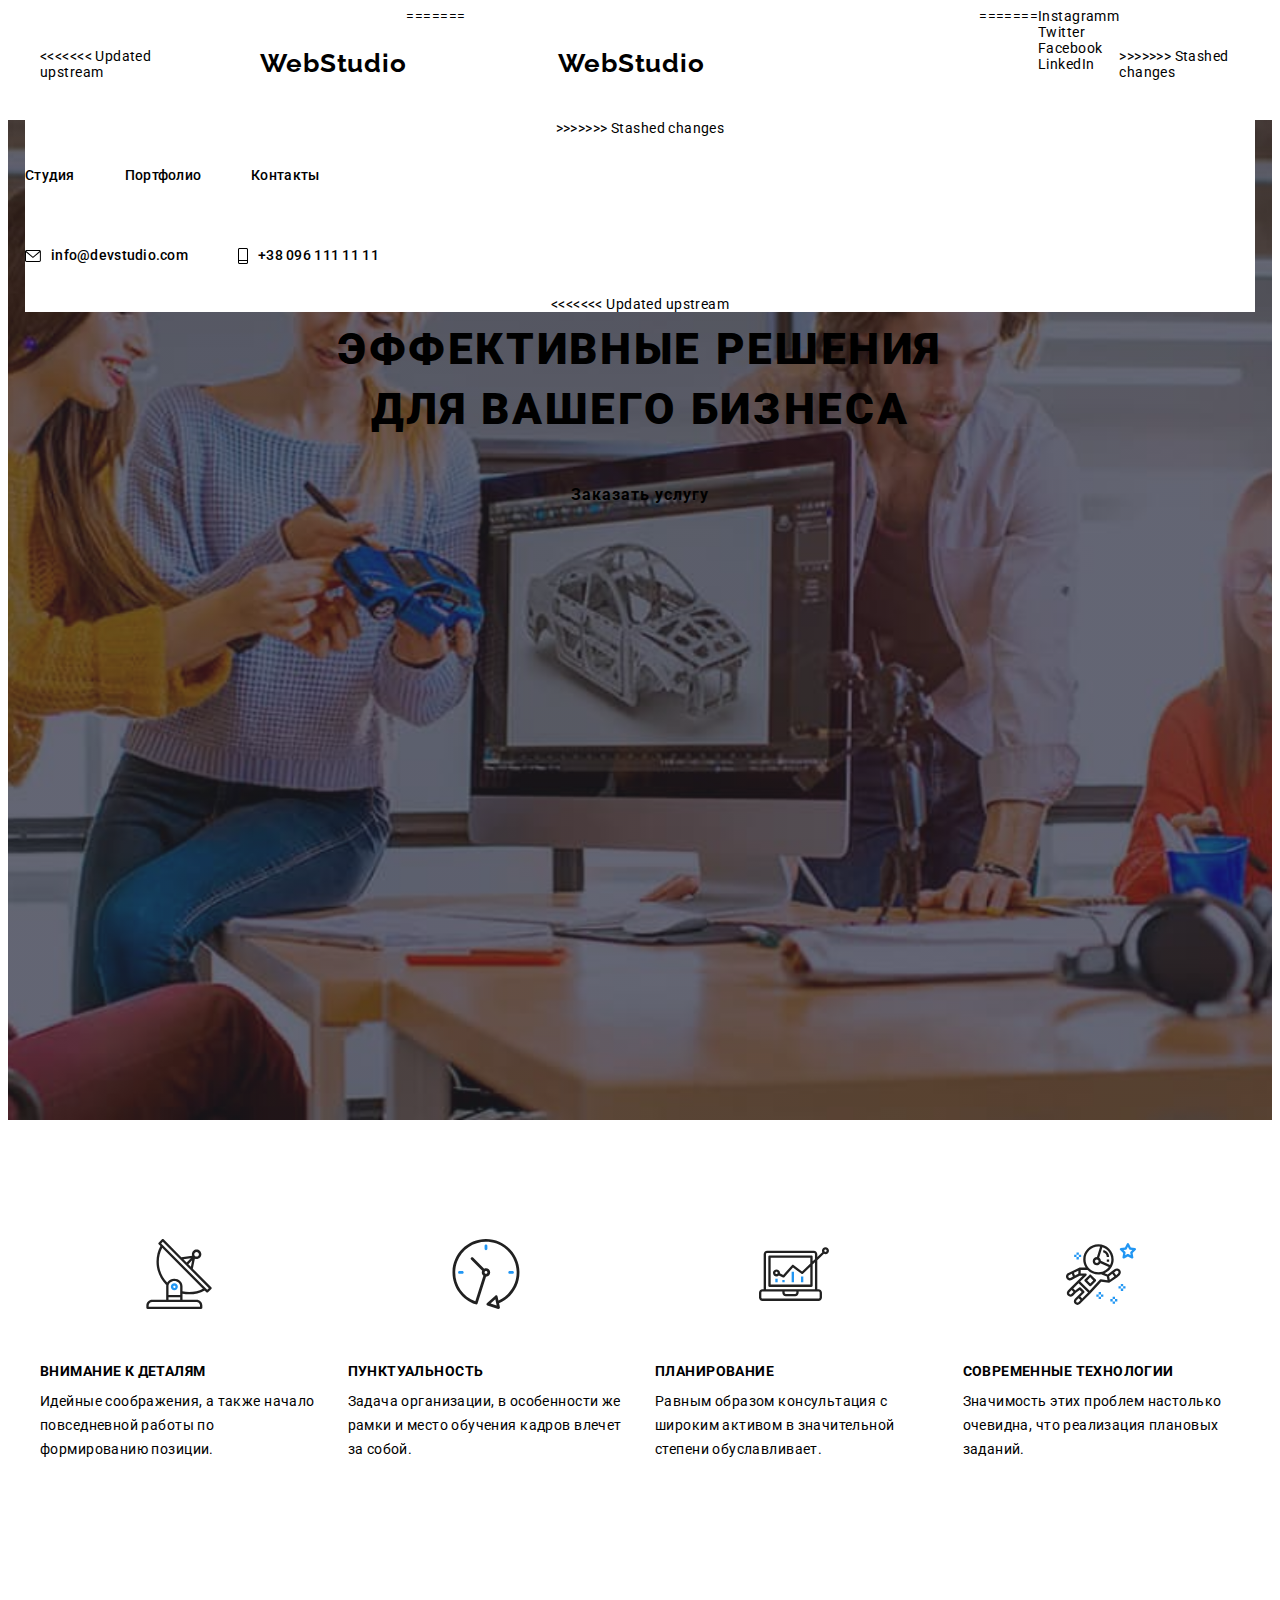
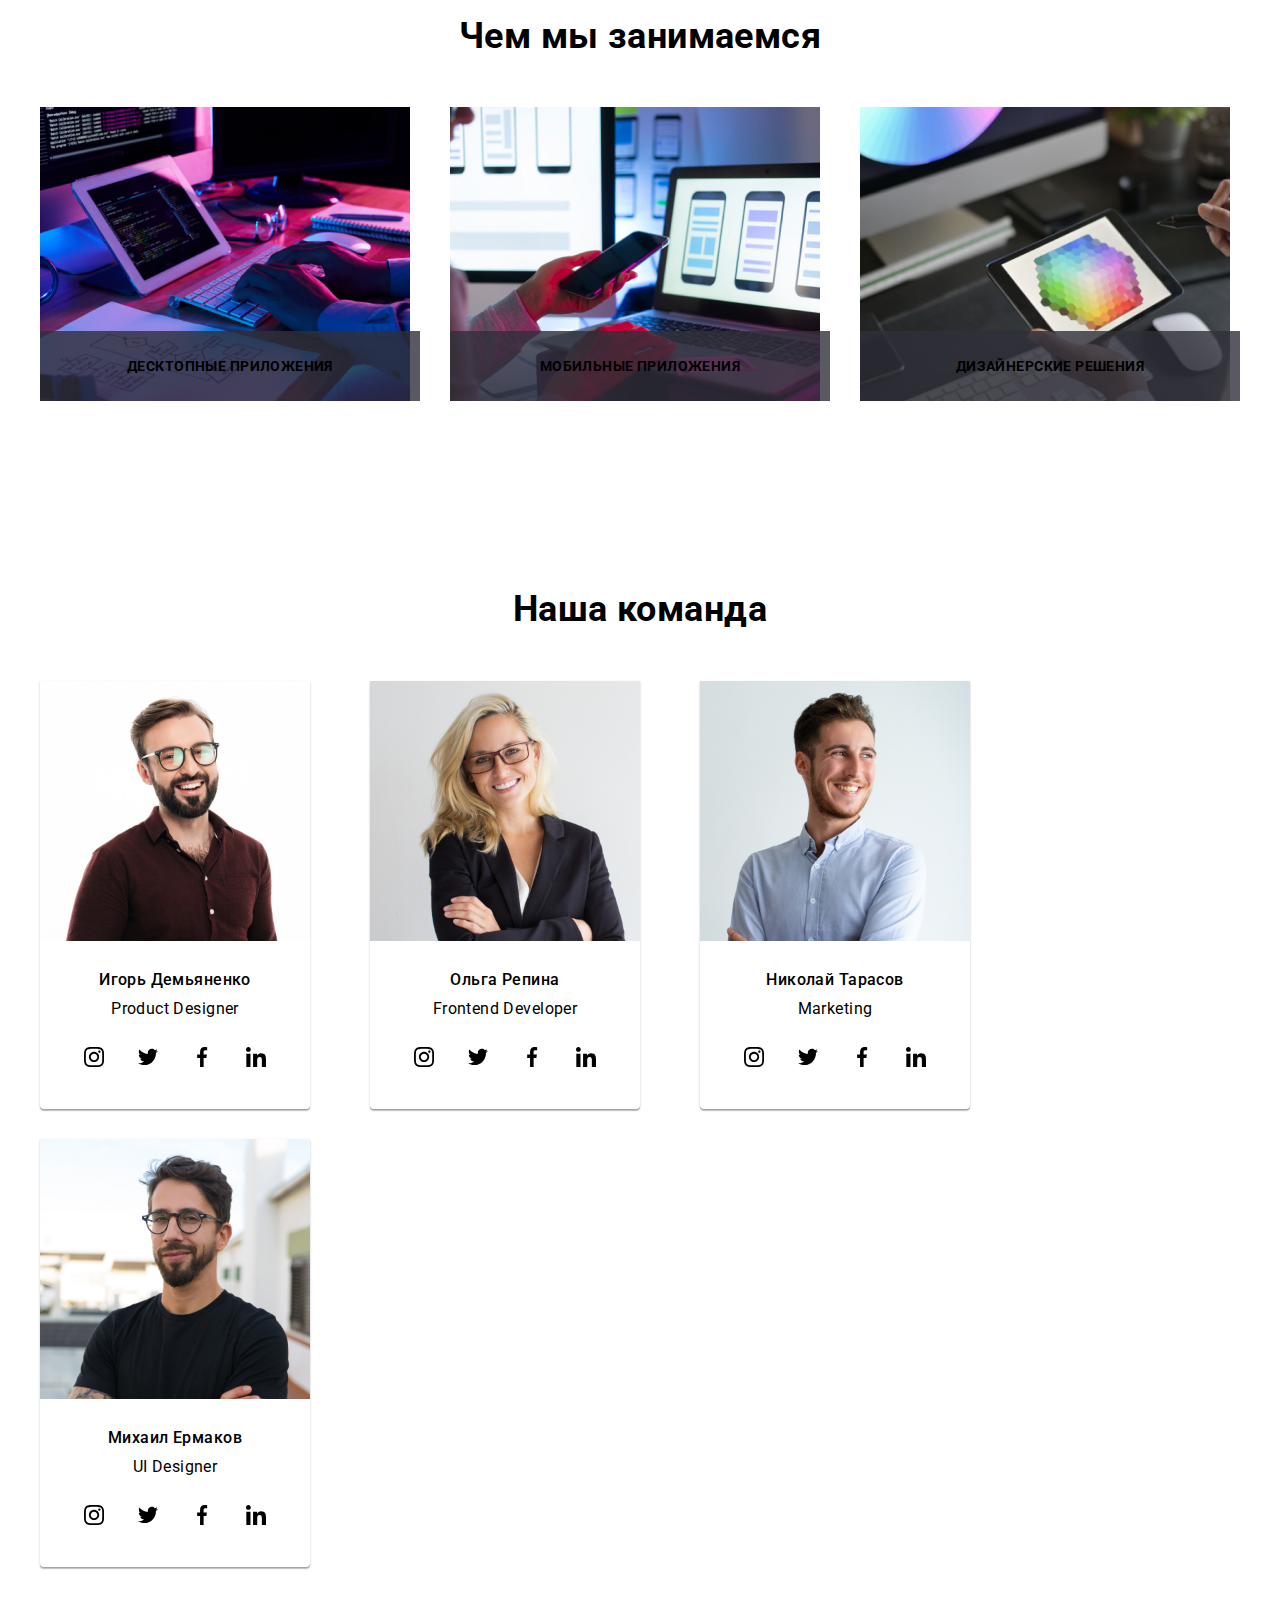
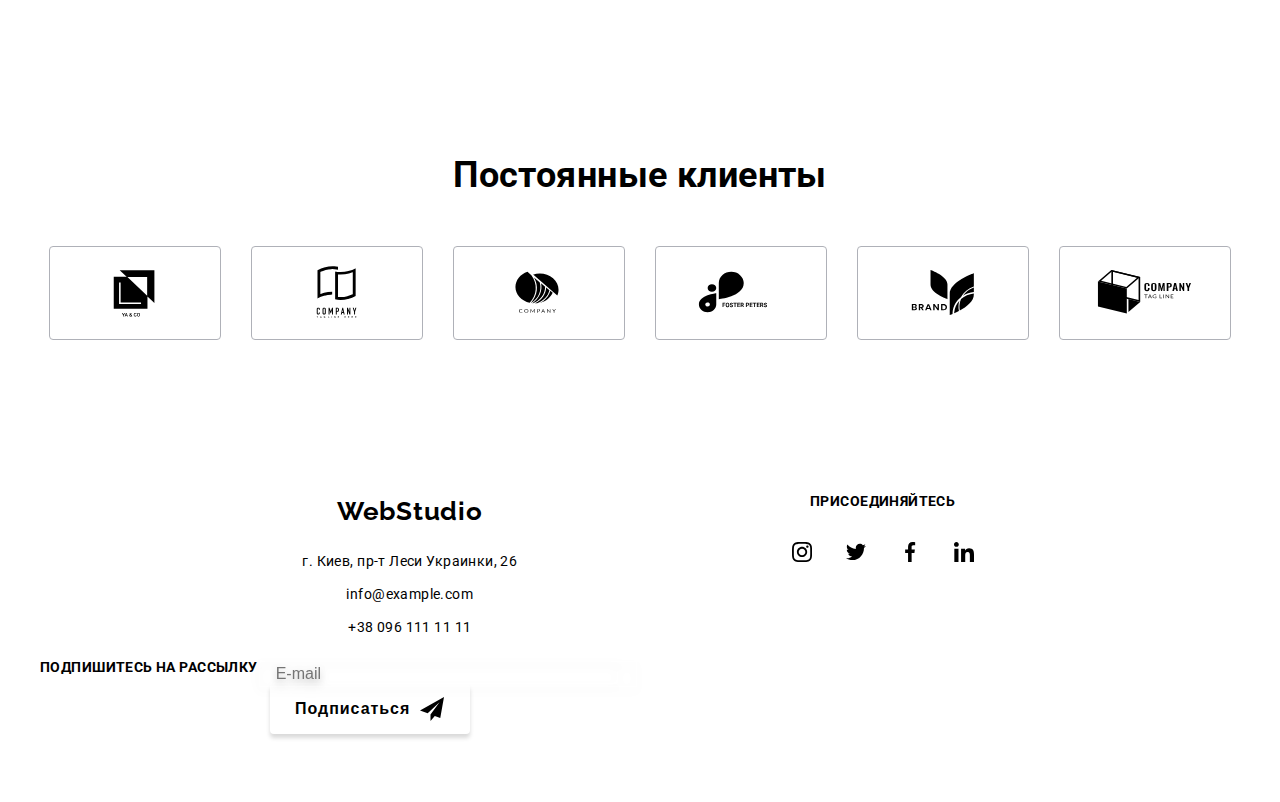
<file: index.html>
<!DOCTYPE html>
<html lang="ru">

<head>
    <meta charset="UTF-8" />
    <meta name="viewport" content="width=device-width, initial-scale=1.0" />
    <title>Студия</title>
    <!-- Normilize style start -->
    <link rel="stylesheet" href="https://cdnjs.cloudflare.com/ajax/libs/modern-normalize/1.1.0/modern-normalize.min.css"
        integrity="sha512-wpPYUAdjBVSE4KJnH1VR1HeZfpl1ub8YT/NKx4PuQ5NmX2tKuGu6U/JRp5y+Y8XG2tV+wKQpNHVUX03MfMFn9Q=="
        crossorigin="anonymous" referrerpolicy="no-referrer" />
    <!-- Normalize style end -->
    <!-- Fonts style -->
    <link
        href="https://fonts.googleapis.com/css2?family=Raleway:wght@700&family=Roboto:wght@400;500;700;900&display=swap"
        rel="stylesheet" />
    <!-- My style list -->
    <link rel="stylesheet" href="./css/main.min.css" />
    <!-- <link rel="stylesheet" href="./css/styles.css" /> -->
</head>

<body>
    <!-- Верх навигации -->

    <header class="header">
        <div class="container header__menu-nav">
<<<<<<< Updated upstream

            <nav class="header__navigation">
                <a class="header__logo" href="./index.html"> <span class="logo--blue">Web</span>Studio</a>
                <div class="header__menu is-open" id="header-menu">
=======
            <nav class="header__navigation">
                <a class="header__logo" href="./index.html"> <span class="logo--blue">Web</span>Studio</a>
                <button type="button" class="mob-menu-btn" aria-expanded="false" aria-controls="header__mob-menu"
                    data-menu-button>
                    <svg width="40" height="40" aria-label="Mобильноe меню">
                        <use class="mob-menu-btn__menu" href="./images/icons.svg#icon-menu_40px-1"></use>
                        <use class="mob-menu-btn__cross" href="./images/icons.svg#icon-close"></use>
                    </svg>

                </button>
                <div class="header__mob-menu is-open" id="header__mob-menu">
>>>>>>> Stashed changes
                    <ul class="header__page-nav list">
                        <li class="header__item">
                            <a class="header__link--current link" href="./index.html">Студия</a>
                        </li>
                        <li class="header__item">
                            <a class="header__link link" href="./portfolio.html">Портфолио</a>
                        </li>
                        <li class="header__item">
                            <a class="header__link link" href="#">Контакты</a>
                        </li>
                    </ul>
                    <ul class="header__contacts-list list">
                        <li class="header__contact-item">
                            <a class="header__contact-info link" href="mailto:info@devstudio.com">
                                <svg class="header__icon-mail">
                                    <use href="./images/icons.svg#icon-mail"></use>
                                </svg>
                                info@devstudio.com</a>
                        </li>
                        <li class="item">
                            <a class="header__contact-info link" href="tel:+380961111111">
                                <svg class="header__icon-tel">
                                    <use href="./images/icons.svg#icon-tel"></use>
                                </svg>+38 096 111 11 11</a>
                        </li>
                    </ul>
<<<<<<< Updated upstream
                </div>
            </nav>
            <button type="button" class="header-menu-btn" aria-expanded="false" aria-controls="header-menu"
                data-menu-button>
                <svg aria-label="Mob menu" width="40" height="40">
                    <use href="./images/icons.svg#icon-menu_40px-1" class="header-menu-btn__menu"></use>
                    <use href="./images/icons.svg#icon-close" class="header-menu-btn__cross"></use>
                </svg>
            </button>
=======
                    <ul class="header__social list">
                        <li class="header__social--item"><a href=""></a>Instagramm</li>
                        <li class="header__social--item"><a href=""></a>Twitter</li>
                        <li class="header__social--item"><a href=""></a>Facebook</li>
                        <li class="header__social--item"><a href=""></a>LinkedIn</li>
                    </ul>
                </div>

            </nav>
>>>>>>> Stashed changes
        </div>
    </header>
    <main>

        <section class="page-hero overlay">
            <div class="container">
                <h1 class="page-hero__title">эффективные решения для вашего бизнеса</h1>
                <button data-modal-open type="button" class="page-hero__button">Заказать услугу</button>
            </div>

        </section>

        <section class="section qualities">
            <div class="container">
                <h2 class="visually-hidden">Наши особенности</h2>
                <ul class="benefits list">
                    <li class="benefits__list">
                        <div class="benefits__thumb">
                            <svg class="icon-antenna" width="70" height="70">
                                <use href="./images/icons.svg#icon-antenna"></use>
                            </svg>
                        </div>

                        <h3 class="section-subtitle">Внимание к деталям</h3>
                        <p class="desc">
                            Идейные соображения, а также начало повседневной работы по формированию позиции.
                        </p>
                    </li>
                    <li class="benefits__list">
                        <div class="benefits__thumb">
                            <svg class="icon-clock" width="70" height="70">
                                <use href="./images/icons.svg#icon-clock"></use>
                            </svg>
                        </div>
                        <h3 class="section-subtitle">Пунктуальность</h3>
                        <p class="desc">
                            Задача организации, в особенности же рамки и место обучения кадров влечет за собой.
                        </p>
                    </li>
                    <li class="benefits__list">
                        <div class="benefits__thumb">
                            <svg class="icon-diagram" width="70" height="70">
                                <use href="./images/icons.svg#icon-diagram"></use>
                            </svg>
                        </div>
                        <h3 class="section-subtitle">Планирование</h3>
                        <p class="desc">
                            Равным образом консультация с широким активом в значительной степени обуславливает.
                        </p>
                    </li>
                    <li class="benefits__list">
                        <div class="benefits__thumb">
                            <svg class="icon-astronaut" width="70" height="70">
                                <use href="./images/icons.svg#icon-astronaut"></use>
                            </svg>
                        </div>
                        <h3 class="section-subtitle">Современные технологии</h3>
                        <p class="desc">
                            Значимость этих проблем настолько очевидна, что реализация плановых заданий.
                        </p>
                    </li>
                </ul>
            </div>
        </section>

        <section class="work-section section">
            <div class="container">
                <h2 class="section-title">Чем мы занимаемся</h2>
                <ul class="work-section__list list">
                    <li class="work-section__item">
                        <img src="./images/1.jpg" alt="Десктопные приложения" width="370" />
                        <p class="job-description">Десктопные приложения</p>
                    </li>
                    <li class="work-section__item">
                        <img src="./images/2.jpg" alt="Мобильные приложения" width="370" />
                        <p class="job-description">Мобильные приложения</p>
                    </li>
                    <li class="work-section__item">
                        <img src="./images/3.jpg" alt="Дизайнерские решения" width="370" />
                        <p class="job-description">Дизайнерские решения</p>
                    </li>
                </ul>
            </div>
        </section>

        <section class="company-team section">
            <div class="container">
                <h2 class="section-title">Наша команда</h2>
                <ul class="company-team__list list">
                    <li class="company-team__item">
                        <img src="./images/a1.jpg" alt=" фото Игорь Демьяненко " width="270" />
                        <div class="team-description icons-socials">
                            <h3 class="full-name">Игорь Демьяненко</h3>
                            <p class="job-title">Product Designer</p>
                            <ul class="icons-social list link">
                                <li class="icon-panel">
                                    <a class="icon-panel-logo" href="" target="_blank" rel="noopener noreferrer">
                                        <svg class="icon-network instagram" width="20" height="20">
                                            <use href="./images/icons.svg#icon-instagram"></use>
                                        </svg>
                                    </a>
                                </li>
                                <li class="icon-panel">
                                    <a class="icon-panel-logo" href="" target="_blank" rel="noopener noreferrer">
                                        <svg class="icon-network twitter" width="20" height="20">
                                            <use href="./images/icons.svg#icon-twitter"></use>
                                        </svg>
                                    </a>
                                </li>
                                <li class="icon-panel">
                                    <a class="icon-panel-logo" href="" target="_blank" rel="noopener noreferrer">
                                        <svg class="icon-network facebook" width="20" height="20">
                                            <use href="./images/icons.svg#icon-facebook"></use>
                                        </svg>
                                    </a>
                                </li>
                                <li class="icon-panel">
                                    <a class="icon-panel-logo" href="" target="_blank" rel="noopener noreferrer">
                                        <svg class="icon-network linkedin" width="20" height="20">
                                            <use href="./images/icons.svg#icon-linkedin"></use>
                                        </svg>
                                    </a>
                                </li>
                            </ul>
                        </div>
                    <li class="company-team__item">
                        <img src="./images/a2.jpg" alt=" фото Игорь Демьяненко " width="270" />
                        <div class="team-description icons-socials">
                            <h3 class="full-name">Ольга Репина</h3>
                            <p class="job-title">Frontend Developer</p>
                            <ul class="icons-social list link">
                                <li class="icon-panel">
                                    <a class="icon-panel-logo" href="" target="_blank" rel="noopener noreferrer">
                                        <svg class="icon-network instagram" width="20" height="20">
                                            <use href="./images/icons.svg#icon-instagram"></use>
                                        </svg>
                                    </a>
                                </li>
                                <li class="icon-panel">
                                    <a class="icon-panel-logo" href="" target="_blank" rel="noopener noreferrer">
                                        <svg class="icon-network twitter" width="20" height="20">
                                            <use href="./images/icons.svg#icon-twitter"></use>
                                        </svg>
                                    </a>
                                </li>
                                <li class="icon-panel">
                                    <a class="icon-panel-logo" href="" target="_blank" rel="noopener noreferrer">
                                        <svg class="icon-network facebook" width="20" height="20">
                                            <use href="./images/icons.svg#icon-facebook"></use>
                                        </svg>
                                    </a>
                                </li>
                                <li class="icon-panel">
                                    <a class="icon-panel-logo" href="" target="_blank" rel="noopener noreferrer">
                                        <svg class="icon-network linkedin" width="20" height="20">
                                            <use href="./images/icons.svg#icon-linkedin"></use>
                                        </svg>
                                    </a>
                                </li>
                            </ul>
                        </div>
                    <li class="company-team__item">
                        <img src="./images/a3.jpg" alt=" фото Игорь Демьяненко " width="270" />
                        <div class="team-description icons-socials">
                            <h3 class="full-name">Николай Тарасов</h3>
                            <p class="job-title">Marketing</p>
                            <ul class="icons-social list link">
                                <li class="icon-panel">
                                    <a class="icon-panel-logo" href="" target="_blank" rel="noopener noreferrer">
                                        <svg class="icon-network instagram" width="20" height="20">
                                            <use href="./images/icons.svg#icon-instagram"></use>
                                        </svg>
                                    </a>
                                </li>
                                <li class="icon-panel">
                                    <a class="icon-panel-logo" href="" target="_blank" rel="noopener noreferrer">
                                        <svg class="icon-network twitter" width="20" height="20">
                                            <use href="./images/icons.svg#icon-twitter"></use>
                                        </svg>
                                    </a>
                                </li>
                                <li class="icon-panel">
                                    <a class="icon-panel-logo" href="" target="_blank" rel="noopener noreferrer">
                                        <svg class="icon-network facebook" width="20" height="20">
                                            <use href="./images/icons.svg#icon-facebook"></use>
                                        </svg>
                                    </a>
                                </li>
                                <li class="icon-panel">
                                    <a class="icon-panel-logo" href="" target="_blank" rel="noopener noreferrer">
                                        <svg class="icon-network linkedin" width="20" height="20">
                                            <use href="./images/icons.svg#icon-linkedin"></use>
                                        </svg>
                                    </a>
                                </li>
                            </ul>
                        </div>
                    <li class="company-team__item">
                        <img src="./images/a4.jpg" alt=" фото Игорь Демьяненко " width="270" />
                        <div class="team-description icons-socials">
                            <h3 class="full-name">Михаил Ермаков</h3>
                            <p class="job-title">UI Designer</p>
                            <ul class="icons-social list link">
                                <li class="icon-panel">
                                    <a class="icon-panel-logo" href="" target="_blank" rel="noopener noreferrer">
                                        <svg class="icon-network instagram" width="20" height="20">
                                            <use href="./images/icons.svg#icon-instagram"></use>
                                        </svg>
                                    </a>
                                </li>
                                <li class="icon-panel">
                                    <a class="icon-panel-logo" href="" target="_blank" rel="noopener noreferrer">
                                        <svg class="icon-network twitter" width="20" height="20">
                                            <use href="./images/icons.svg#icon-twitter"></use>
                                        </svg>
                                    </a>
                                </li>
                                <li class="icon-panel">
                                    <a class="icon-panel-logo" href="" target="_blank" rel="noopener noreferrer">
                                        <svg class="icon-network facebook" width="20" height="20">
                                            <use href="./images/icons.svg#icon-facebook"></use>
                                        </svg>
                                    </a>
                                </li>
                                <li class="icon-panel">
                                    <a class="icon-panel-logo" href="" target="_blank" rel="noopener noreferrer">
                                        <svg class="icon-network linkedin" width="20" height="20">
                                            <use href="./images/icons.svg#icon-linkedin"></use>
                                        </svg>
                                    </a>
                                </li>
                            </ul>
                        </div>
                </ul>
            </div>
        </section>
        <section class="section regular-customers">
            <div class="container">
                <h2 class="section-title">Постоянные клиенты</h2>
                <ul class="customers link list">
                    <li class="customers__list">
                        <a class="customers__logo" href="" target="_blank" rel="noopener noreferrer">
                            <svg class="customers__logo--icon-comp" width="106" height="60">
                                <use href="./images/icons.svg#icon-Logo-6"></use>
                            </svg>
                        </a>
                    </li>
                    <li class="customers__list">
                        <a class="customers__logo" href="" target="_blank" rel="noopener noreferrer">
                            <svg class="customers__logo--icon-comp" width="106" height="60">
                                <use href="./images/icons.svg#icon-Logo-1"></use>
                            </svg>
                        </a>
                    </li>
                    <li class="customers__list">
                        <a class="customers__logo" href="" target="_blank" rel="noopener noreferrer">
                            <svg class="customers__logo--icon-comp" width="106" height="60">
                                <use href="./images/icons.svg#icon-Logo-2"></use>
                            </svg>
                        </a>
                    </li>
                    <li class="customers__list">
                        <a class="customers__logo" href="" target="_blank" rel="noopener noreferrer">
                            <svg class="customers__logo--icon-comp" width="106" height="60">
                                <use href="./images/icons.svg#icon-Logo-3"></use>
                            </svg>
                        </a>
                    </li>
                    <li class="customers__list">
                        <a class="customers__logo" href="" target="_blank" rel="noopener noreferrer">
                            <svg class="customers__logo--icon-comp" width="106" height="60">
                                <use href="./images/icons.svg#icon-Logo-4"></use>
                            </svg>
                        </a>
                    </li>
                    <li class="customers__list">
                        <a class="customers__logo" href="" target="_blank" rel="noopener noreferrer">
                            <svg class="customers__logo--icon-comp" width="106" height="60">
                                <use href="./images/icons.svg#icon-Logo-5"></use>
                            </svg>
                        </a>
                    </li>
                </ul>
            </div>
        </section>
    </main>
    <footer class="footer">
        <div class="container footer__container">
            <div class="footer__container--content">
                <div class="footer__box-contact">
                    <a href="./index.html" class="footer__logo"><span class="logo--blue">Web</span>Studio</a>
                    <address class="address">
                        <ul class="contacts-list list">
                            <li class="footer__item">
                                <a class="footer__address link" href="https://bit.ly/3pXMvUd" target="_blank"
                                    rel="noopener noreferrer">г. Киев, пр-т Леси Украинки, 26</a>
                            </li>
                            <li class="footer__item">
                                <a class="footer__contact mail link"
                                    href="mailto:info@devstudio.com">info@example.com</a>
                            </li>
                            <li class="footer__item">
                                <a class="footer__contact phone link" href="tel:+380961111111">+38 096 111 11 11</a>
                            </li>
                        </ul>
                    </address>
                </div>
                <div class="footer__box-social">
                    <p class="footer__slogan">присоединяйтесь</p>
                    <ul class="footer__icon-list link">
                        <li class="icon-panel">
                            <a class="footer-panel-logo list" href="" target="_blank" rel="noopener noreferrer">
                                <svg class="icon-instagram" width="20" height="20">
                                    <use href="./images/icons.svg#icon-instagram"></use>
                                </svg>
                            </a>
                        </li>
                        <li class="icon-panel">
                            <a class="footer-panel-logo" href="" target="_blank" rel="noopener noreferrer">
                                <svg class="icon-instagram" width="20" height="20">
                                    <use href="./images/icons.svg#icon-twitter"></use>
                                </svg>
                            </a>
                        </li>
                        <li class="icon-panel">
                            <a class="footer-panel-logo" href="" target="_blank" rel="noopener noreferrer">
                                <svg class="icon-instagram" width="20" height="20">
                                    <use href="./images/icons.svg#icon-facebook"></use>
                                </svg>
                            </a>
                        </li>
                        <li class="icon-panel">
                            <a class="footer-panel-logo" href="" target="_blank" rel="noopener noreferrer">
                                <svg class="icon-instagram" width="20" height="20">
                                    <use href="./images/icons.svg#icon-linkedin"></use>
                                </svg>
                            </a>
                        </li>
                    </ul>
                </div>
            </div>
            <form class="footer__form--window">
                <p class="footer__slogan">Подпишитесь на рассылку</p>
                <div class="footer__form">
                    <div class="footer__form--text">
                        <label class="footer__label">
                            <input class="footer__input" type="email" name="mail" placeholder="E-mail"
                                autocomplete="off" required>
                        </label>
                    </div>
                    <button type="submit" class="footer__button"> <span class="footer__btn-text">Подписаться</span>
                        <svg class="icon-send" width="24" height="24">
                            <use href="./images/icons.svg#icon-send"></use>
                        </svg>
                    </button>
                </div>
            </form>
        </div>
    </footer>

    <div class="backdrop is-hidden" data-modal>
        <div class="modal">
            <button data-modal-close class="btn-close">
                <svg class="icon-close" width="16" height="16">
                    <use href="./images/icons.svg#icon-close"></use>
                </svg>
            </button>

            <form class="modal__form">
                <b class="topic">Оставьте свои данные, мы вам перезвоним</b>
                <div class="modal__form-contact" role="group">
                    <label for="name" class="modal__form-label">Имя</label>
                    <input class="field-contact" type="text" name="name" id="name" autocomplete="off" placeholder=" "
                        autofocus required>
                    <svg class="icon-name" width="18" height="18">
                        <use href="./images/icons.svg#icon-name"></use>
                    </svg>
                </div>
                <div class="modal__form-contact">
                    <label for="tel" class="modal__form-label">Телефон</label>
                    <input class="field-contact" type="tel" name="tel" id="tel" autocomplete="off" required>
                    <svg class="icon-name" width="18" height="18">
                        <use href="./images/icons.svg#icon-phone"></use>
                    </svg>
                </div>
                <div class="modal__form-contact">
                    <label for="mail" class="modal__form-label">Почта</label>
                    <input class="field-contact" type="email" name="mail" id="mail" autocomplete="off" required>
                    <svg class="icon-name" width="18" height="18">
                        <use href="./images/icons.svg#icon-cover"></use>
                    </svg>
                </div>
                <div class="comments">
                    <label class="coments__label" for="comment">Комментарий</label>
                    <textarea class="comments__text" name="comment" id="comment" rows="10"
                        placeholder="Спасибо за замечания - у меня просто визуальное восприятие, и конспекты с видео я вычитываю и пересматриваю по несколько раз - и нужно понять, а не просто сдать ДЗ))) - так что спасибо за подробности"></textarea>
                </div>
                <div class="policy">
                    <input class="checkbox" type="checkbox" name="contract" id="contract" required>
                    <label for="contract">Соглашаюсь с рассылкой и принимаю
                        <a class="terms" href="#">Условия договора</a></label>
                </div>
                <button class="modal__accept-btn" type="submit">Отправить</button>
            </form>
        </div>
    </div>

    <!-- Ставим перед закрывающим тегом body -->
    <script src="./js/menu.js"></script>
    <script src="./js/modal.js"></script>
    <script src="./js/menu.js"></script>
    <!-- <script src="./js/mobile-menu.js"></script> -->
</body>

</html>
</file>
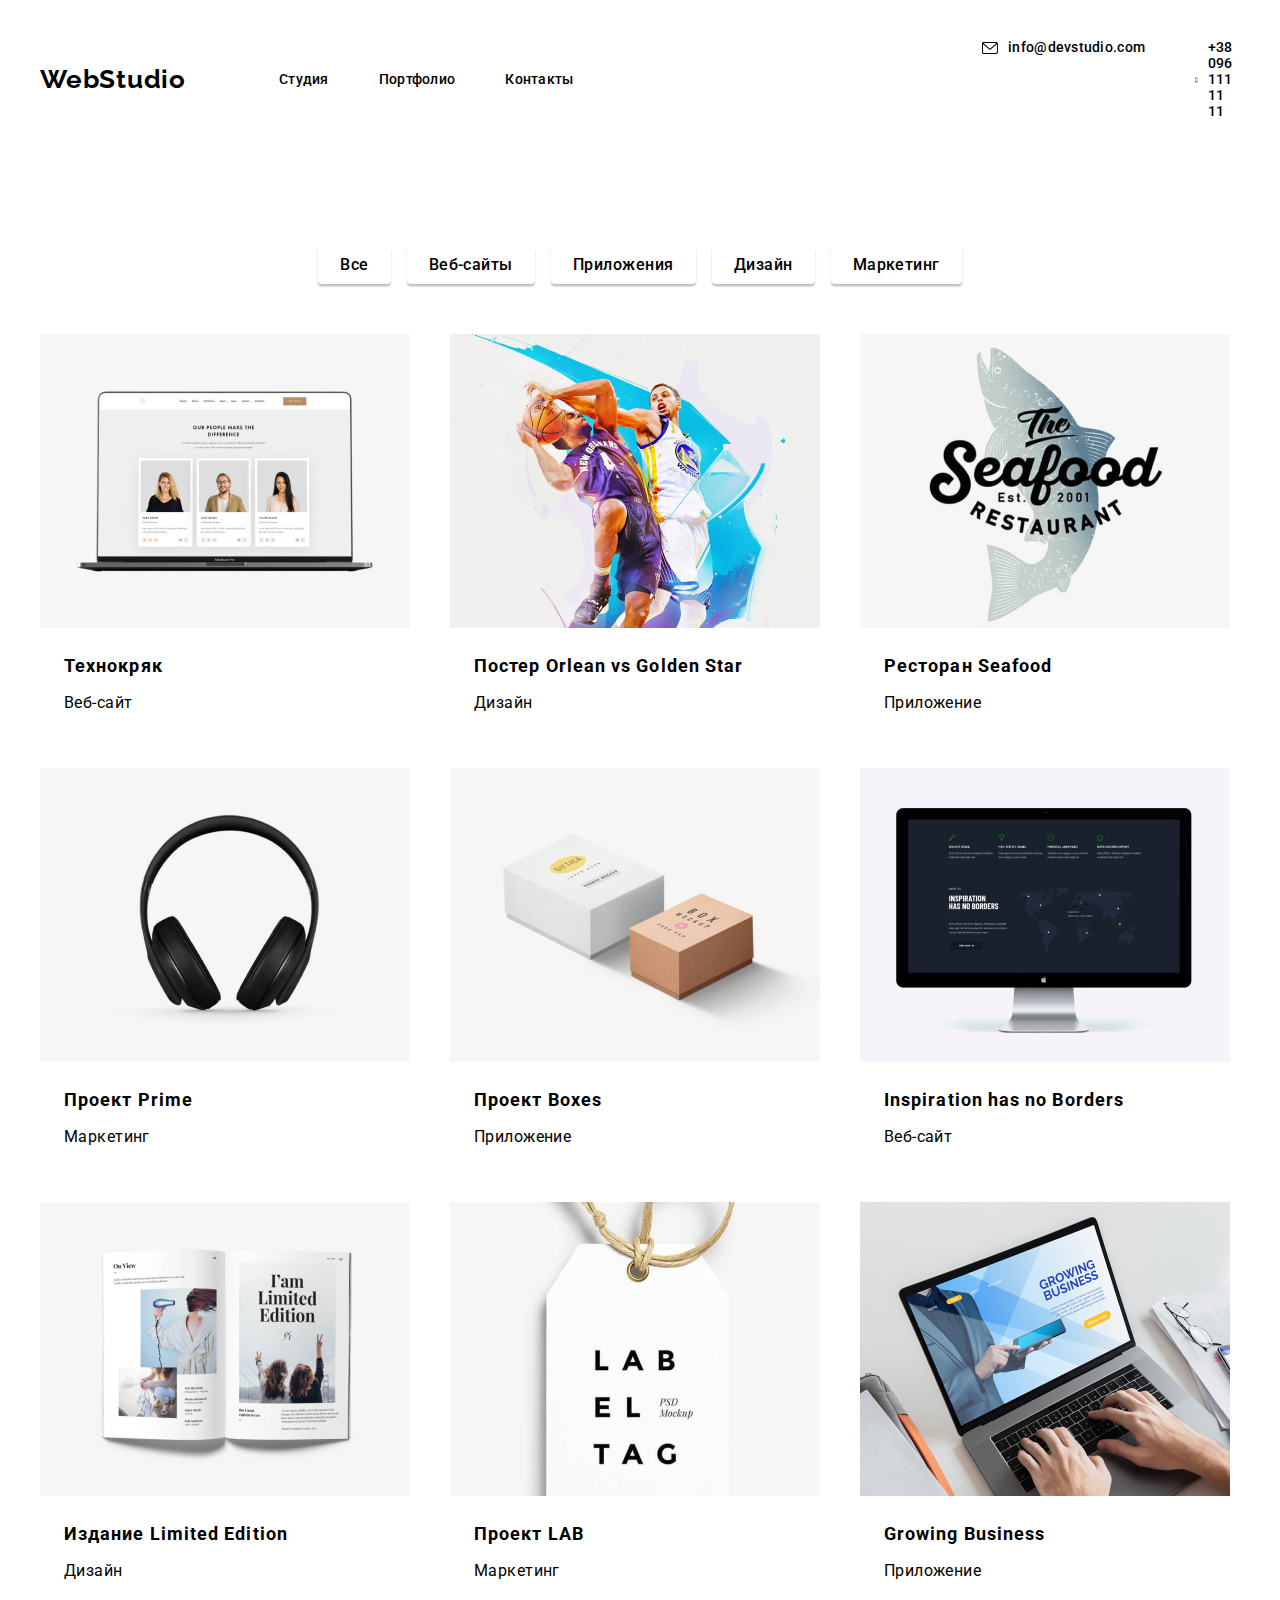
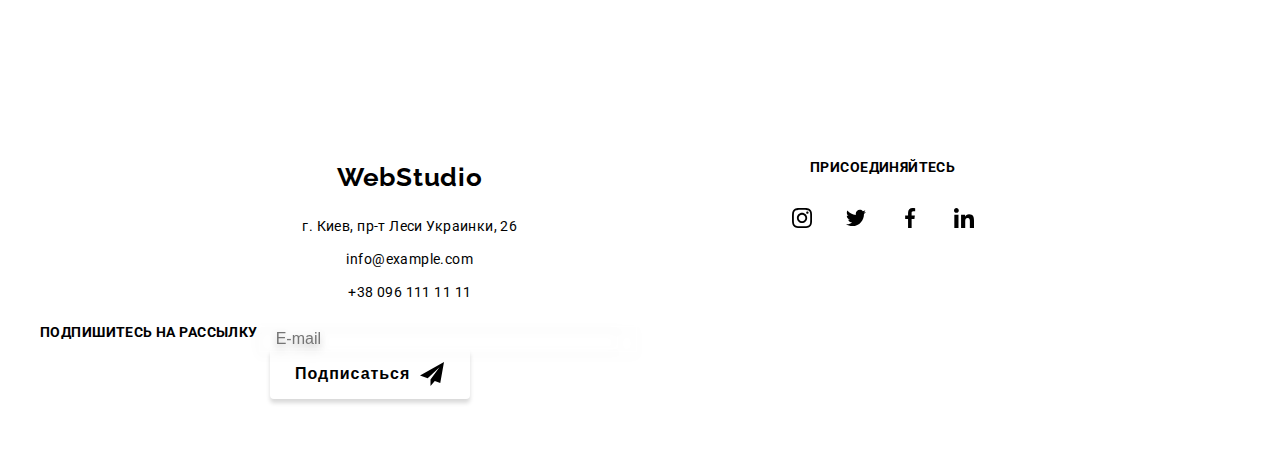
<file: portfolio.html>
<!DOCTYPE html>
<html lang="en">

<head>
    <meta charset="UTF-8" />
    <meta name="viewport" content="width=device-width, initial-scale=1.0" />
    <title>Портфолио</title>
    <!-- Normilize style start -->
    <link rel="stylesheet" href="https://cdnjs.cloudflare.com/ajax/libs/modern-normalize/1.1.0/modern-normalize.min.css"
        integrity="sha512-wpPYUAdjBVSE4KJnH1VR1HeZfpl1ub8YT/NKx4PuQ5NmX2tKuGu6U/JRp5y+Y8XG2tV+wKQpNHVUX03MfMFn9Q=="
        crossorigin="anonymous" referrerpolicy="no-referrer" />
    <!-- Normalize style end -->
    <!-- Fonts style -->
    <link
        href="https://fonts.googleapis.com/css2?family=Raleway:wght@700&family=Roboto:wght@400;500;700;900&display=swap"
        rel="stylesheet">
    <!-- My style list -->
    <link rel="stylesheet" href="./css/main.min.css" />
    <!-- <link rel="stylesheet" href="./css/styles.css"> -->
</head>

<body>
    <header class="header">
        <div class="container header__menu-nav">
            <a class="header__logo" href="./index.html"> <span class="logo--blue">Web</span>Studio</a>
            <nav class="header__navigation">
                <ul class="header__page-nav list">
                    <li class="header__item">
                        <a class="header__link link" href="./index.html">Студия</a>
                    </li>
                    <li class="header__item">
                        <a class="header__link--current link" href="./portfolio.html">Портфолио</a>
                    </li>
                    <li class="header__item">
                        <a class="header__link link" href="#">Контакты</a>
                    </li>
                </ul>
            </nav>
            <ul class="header__contacts-list list">
                <li class="header__contact-item">
                    <a class="header__contact-info link" href="mailto:info@devstudio.com">
                        <svg class="header__icon-mail">
                            <use href="./images/icons.svg#icon-mail"></use>
                        </svg>
                        info@devstudio.com</a>
                </li>
                <li class="header__contact-item">
                    <a class="header__contact-info link" href="tel:+380961111111">
                        <svg class="header__icon-tel">
                            <use href="./images/icons.svg#icon-tel"></use>
                        </svg>+38 096 111 11 11</a>
                </li>
            </ul>
        </div>
    </header>
    <main>
        <section class="section">
            <div class="container">
                <h1 class=visually-hidden>Галерея робот</h1>
                <ul class="button-list list">
                    <li class="btn">
                        <button type="button" class="filter-button">Все</button>
                    </li>
                    <li class="btn">
                        <button type="button" class="filter-button">Веб-сайты</button>
                    </li>
                    <li class="btn">
                        <button type="button" class="filter-button">Приложения</button>
                    </li>
                    <li class="btn">
                        <button type="button" class="filter-button">Дизайн</button>
                    </li>
                    <li class="btn">
                        <button type="button" class="filter-button">Маркетинг</button>
                    </li>
                </ul>
                <ul class="project list">
                    <li class="project__card">
                        <a href="" class="project__card--link list">
                            <div class="project__card--window">
                                <img width="370" src="./images/b1.jpg" alt="Веб-сайт Технокряк">
                                <div class="window-overlay">
                                    <p class="window-overlay__text">Ресурс предлагает комплексные предложения
                                        с разным уровнем функционала и сервисов.
                                        Все это позволит посетителю получить
                                        исчерпывающие сведения о компании или частном лице.</p>
                                </div>
                            </div>
                            <div class="project-card-description">
                                <h2 class="project-title">Технокряк</h2>
                                <p class="project-description">Веб-сайт</p>
                            </div>
                        </a>
                    </li>
                    <li class="project__card">
                        <a href="" class="project__card--link list">
                            <div class="project__card--window">
                                <img width="370" src="./images/b2.jpg" alt="Дизайн постера New Orlean vs Golden Star">
                                <div class="window-overlay">
                                    <p class="window-overlay__text">Ресурс предлагает комплексные предложения
                                        с разным уровнем функционала и сервисов.
                                        Все это позволит посетителю получить
                                        исчерпывающие сведения о компании или частном лице.</p>
                                </div>
                            </div>
                            <div class="project-card-description">
                                <h2 class="project-title">Постер Orlean vs Golden Star</h2>
                                <p class="project-description">Дизайн</p>
                            </div>
                        </a>
                    </li>
                    <li class="project__card">
                        <a href="" class="project__card--link list">
                            <div class="project__card--window">
                                <img width="370" src="./images/b3.jpg" alt="Приложение ресторана Seafood">
                                <div class="window-overlay">
                                    <p class="window-overlay__text">Ресурс предлагает комплексные предложения
                                        с разным уровнем функционала и сервисов.
                                        Все это позволит посетителю получить
                                        исчерпывающие сведения о компании или частном лице.</p>
                                </div>
                            </div>
                            <div class="project-card-description">
                                <h2 class="project-title">Ресторан Seafood</h2>
                                <p class="project-description">Приложение</p>
                            </div>
                        </a>
                    </li>
                    <li class="project__card">
                        <a href="" class="project__card--link list">
                            <div class="project__card--window">
                                <img width="370" src="./images/b4.jpg" alt="Маркетинг проека Prime">
                                <div class="window-overlay">
                                    <p class="window-overlay__text">Ресурс предлагает комплексные предложения
                                        с разным уровнем функционала и сервисов.
                                        Все это позволит посетителю получить
                                        исчерпывающие сведения о компании или частном лице.</p>
                                </div>
                            </div>
                            <div class="project-card-description">
                                <h2 class="project-title">Проект Prime</h2>
                                <p class="project-description">Маркетинг</p>
                            </div>
                        </a>
                    </li>
                    <li class="project__card">
                        <a href="" class="project__card--link list">
                            <div class="project__card--window">
                                <img width="370" src="./images/b5.jpg" alt="Приложение проекта Boxes">
                                <div class="window-overlay">
                                    <p class="window-overlay__text">Ресурс предлагает комплексные предложения
                                        с разным уровнем функционала и сервисов.
                                        Все это позволит посетителю получить
                                        исчерпывающие сведения о компании или частном лице.</p>
                                </div>
                            </div>
                            <div class="project-card-description">
                                <h2 class="project-title">Проект Boxes</h2>
                                <p class="project-description">Приложение</p>
                            </div>
                        </a>
                    </li>
                    <li class="project__card">
                        <a href="" class="project__card--link list">
                            <div class="project__card--window">
                                <img width="370" src="./images/b6.jpg" alt="Веб-сайт Inspiration has no Borders">
                                <div class="window-overlay">
                                    <p class="window-overlay__text">Ресурс предлагает комплексные предложения
                                        с разным уровнем функционала и сервисов.
                                        Все это позволит посетителю получить
                                        исчерпывающие сведения о компании или частном лице.</p>
                                </div>
                            </div>
                            <div class="project-card-description">
                                <h2 class="project-title">Inspiration has no Borders</h2>
                                <p class="project-description">Веб-сайт</p>
                            </div>
                        </a>
                    </li>
                    <li class="project__card">
                        <a href="" class="project__card--link list">
                            <div class="project__card--window">
                                <img width="370" src="./images/b7.jpg" alt="Дизайн издания Limited Edition">
                                <div class="window-overlay">
                                    <p class="window-overlay__text">Ресурс предлагает комплексные предложения
                                        с разным уровнем функционала и сервисов.
                                        Все это позволит посетителю получить
                                        исчерпывающие сведения о компании или частном лице.</p>
                                </div>
                            </div>
                            <div class="project-card-description">
                                <h2 class="project-title">Издание Limited Edition</h2>
                                <p class="project-description">Дизайн</p>
                            </div>
                        </a>
                    </li>
                    <li class="project__card">
                        <a href="" class="project__card--link list">
                            <div class="project__card--window">
                                <img width="370" src="./images/b8.jpg" alt="Маркетинг проекта LAB">
                                <div class="window-overlay">
                                    <p class="window-overlay__text">Ресурс предлагает комплексные предложения
                                        с разным уровнем функционала и сервисов.
                                        Все это позволит посетителю получить
                                        исчерпывающие сведения о компании или частном лице.</p>
                                </div>
                            </div>
                            <div class="project-card-description">
                                <h2 class="project-title">Проект LAB</h2>
                                <p class="project-description">Маркетинг</p>
                            </div>
                        </a>
                    </li>
                    <li class="project__card">
                        <a href="" class="project__card--link list">
                            <div class="project__card--window">
                                <img width="370" src="./images/b9.jpg" alt="Приложение Growing Business">
                                <div class="window-overlay">
                                    <p class="window-overlay__text">Ресурс предлагает комплексные предложения
                                        с разным уровнем функционала и сервисов.
                                        Все это позволит посетителю получить
                                        исчерпывающие сведения о компании или частном лице.</p>
                                </div>
                            </div>
                            <div class="project-card-description">
                                <h2 class="project-title">Growing Business</h2>
                                <p class="project-description">Приложение</p>
                            </div>
                        </a>
                    </li>
                </ul>
            </div>
        </section>
    </main>

    <footer class="footer">
        <div class="container footer__container">
            <div class="footer__container--content">
                <div class="footer__box-contact">
                    <a href="./index.html" class="footer__logo"><span class="logo--blue">Web</span>Studio</a>
                    <address class="address">
                        <ul class="contacts-list list">
                            <li class="footer__item">
                                <a class="footer__address link" href="https://bit.ly/3pXMvUd" target="_blank"
                                    rel="noopener noreferrer">г. Киев, пр-т Леси Украинки, 26</a>
                            </li>
                            <li class="footer__item">
                                <a class="footer__contact mail link"
                                    href="mailto:info@devstudio.com">info@example.com</a>
                            </li>
                            <li class="footer__item">
                                <a class="footer__contact phone link" href="tel:+380961111111">+38 096 111 11 11</a>
                            </li>
                        </ul>
                    </address>
                </div>
                <div class="footer__box-social">
                    <p class="footer__slogan">присоединяйтесь</p>
                    <ul class="footer__icon-list link">
                        <li class="icon-panel">
                            <a class="footer-panel-logo list" href="" target="_blank" rel="noopener noreferrer">
                                <svg class="icon-instagram" width="20" height="20">
                                    <use href="./images/icons.svg#icon-instagram"></use>
                                </svg>
                            </a>
                        </li>
                        <li class="icon-panel">
                            <a class="footer-panel-logo" href="" target="_blank" rel="noopener noreferrer">
                                <svg class="icon-instagram" width="20" height="20">
                                    <use href="./images/icons.svg#icon-twitter"></use>
                                </svg>
                            </a>
                        </li>
                        <li class="icon-panel">
                            <a class="footer-panel-logo" href="" target="_blank" rel="noopener noreferrer">
                                <svg class="icon-instagram" width="20" height="20">
                                    <use href="./images/icons.svg#icon-facebook"></use>
                                </svg>
                            </a>
                        </li>
                        <li class="icon-panel">
                            <a class="footer-panel-logo" href="" target="_blank" rel="noopener noreferrer">
                                <svg class="icon-instagram" width="20" height="20">
                                    <use href="./images/icons.svg#icon-linkedin"></use>
                                </svg>
                            </a>
                        </li>
                    </ul>
                </div>
            </div>
            <form class="footer__form--window">
                <p class="footer__slogan">Подпишитесь на рассылку</p>
                <div class="footer__form">
                    <div class="footer__form--text">
                        <label class="footer__label">
                            <input class="footer__input" type="email" name="mail" placeholder="E-mail"
                                autocomplete="off" required>
                        </label>
                    </div>
                    <button type="submit" class="footer__button"> <span class="footer__btn-text">Подписаться</span>
                        <svg class="icon-send" width="24" height="24">
                            <use href="./images/icons.svg#icon-send"></use>
                        </svg>
                    </button>
                </div>
            </form>
        </div>
    </footer>
    <script src="./js/menu.js"></script>
</body>

</html>
</file>
<file: css/styles.css>
/* :root {
  --primery-bgr-color: #ffffff;
  --secondary-bgr-color: #f5f4fa;
  --footer-bgr-color: #2f303a;
  --primery-text-color: #757575;
  --secondary-text-color: #212121;
  --accent-color: #2196f3;
  --head-text-color: #ffffff;
  --head-button-bgr-color: #2196f3;
  --address-color: rgba(255, 255, 255, 0.6);
  --logo-color-sec: #000000;
  --hover-btn-color: #188ce8;
  --border-color: #eeeeee;
  --head-border-line: #ececec;
  --social-icons-color: #afb1b8;
  --social-bgc: rgba(255, 255, 255, 0.1);
  --cubic-animation: cubic-bezier(0.4, 0, 0.2, 1);
  --modal-bgc: rgba(0, 0, 0, 0.2);
}

body {
  background-color: var(--primery-bgr-color);
  color: var(--primery-text-color);
  font-family: 'Roboto', sans-serif;
  font-size: 14px;
  letter-spacing: 0.03em;
}

/* Defoult styles start color red*/

/* h1,
h2,
h3,
h4,
h5,
h6,
p {
  margin: 0px;
}

img {
  display: block;
  max-width: 100%;
  height: auto;
}

address {
  font-style: normal;
  text-decoration: none;
  margin-top: 20px;
} */
*/ 
/* .section {
  padding-top: 94px;
  padding-bottom: 94px;
}

.container {
  width: 1200px;
  padding-left: 15px;
  padding-right: 15px;
  margin: 0 auto;
}

.list {
  list-style: none;
  padding-left: 0;
  margin: 0;
  text-decoration: none;
}

.link {
  text-decoration: none;
} */

/* All navigation */

/* .header {
  border-bottom: solid 1px var(--head-border-line);
}
.header__menu-nav {
  display: flex;
  align-items: center;
}

.header__logo {
  color: var(--logo-color-sec);
  display: inline-block;
  text-decoration-line: none;
  font-family: Raleway, sans-serif;
  font-weight: 700;
  font-size: 26px;
  line-height: 1.2;
  letter-spacing: 0.03em;
  margin-top: 24px;
  margin-bottom: 25px;
}
.logo--blue {
  color: var(--accent-color);
}

.header__navigation {
  margin-left: 93px;
}

.header__page-nav {
  color: var(--secondary-text-color);
  display: flex;
  list-style: none;
  font-weight: 500;
  line-height: 1.14;
  letter-spacing: 0.02em;
}

.header__page-nav .header__item {
  margin-right: 50px;
}

.header__page-nav .header__item:last-child {
  margin-right: 0px;
}

.header__link {
  color: var(--secondary-text-color);
  display: block;
  padding-top: 32px;
  padding-bottom: 32px;
  font-size: 14px;
  transition-property: color;
  transition-duration: 250ms;
  transition-timing-function: var(--cubic-animation);
}

.header__link--current {
  color: var(--accent-color);
  display: block;
  padding-top: 32px;
  padding-bottom: 32px;
}

.header__link:hover,
.header__link:focus {
  color: var(--accent-color);
}

.header__contacts-list {
  display: flex;
  margin-left: auto;
}

.header__contact-info {
  color: var(--primery-text-color);
  display: flex;
  align-items: center;
  padding-top: 32px;
  padding-bottom: 32px;
  text-decoration-line: none;
  list-style: none;
  font-weight: 500;
  line-height: 1.14;
  letter-spacing: 0.02em;
  transition-property: color;
  transition-duration: 250ms;
  transition-timing-function: var(--cubic-animation);
}

.header__contacts-list .header__contact-item {
  margin-right: 50px;
}
.header__contacts-list .header__contact-item:last-child {
  margin-right: 0px;
}

.header__contact-info:hover,
.header__contact-info:focus {
  color: var(--accent-color);
} */

/* First page */

/* .page-hero {
  background-color: var(--footer-bgr-color);
  text-align: center;
  padding-top: 200px;
  padding-bottom: 200px;
}

.page-hero__title {
  color: var(--head-text-color);
  font-size: 44px;
  font-weight: 900;
  line-height: 1.36;
  letter-spacing: 0.06em;
  text-align: center;
  text-transform: uppercase;
  width: 696px;
  margin: 0 auto;
}

.page-hero__button {
  color: var(--head-text-color);
  background-color: var(--accent-color);
  font-size: 16px;
  font-weight: 700;
  line-height: 1.88;
  font-family: inherit;
  cursor: pointer;
  letter-spacing: 0.06em;
  display: inline-block;
  min-width: 200px;
  padding: 10px 32px;
  text-align: center;
  border-radius: 4px;
  border: none;
  margin-top: 30px;
  transition-property: color, background-color;
  transition-duration: 250ms;
  transition-timing-function: var(--cubic-animation);
}

.page-hero__button:hover,
.page-hero__button:focus {
  background-color: var(--hover-btn-color);
} */

/* .visually-hidden {
  position: absolute;
  width: 1px;
  height: 1px;
  margin: -1px;
  border: 0;
  padding: 0;
  white-space: nowrap;
  clip-path: inset(100%);
  clip: rect(0 0 0 0);
  overflow: hidden;
} */

/* .section-title {
  color: var(--secondary-text-color);
  font-size: 36px;
  line-height: 1.16;
  text-align: center;
  margin-bottom: 50px;
}

.benefits {
  display: flex;
}

.benefits__list {
  margin-right: 30px;
  text-align: left;
  flex-basis: calc((100%-90px) / 4);
}

.benefits__list:last-child {
  margin-right: 0px;
}

.section-subtitle {
  color: var(--secondary-text-color);
  line-height: 1.14;
  text-transform: uppercase;
  font-size: 14px;
  margin-bottom: 10px;
}
.desc {
  line-height: 1.7;
}

.work-section {
  padding-top: 0;
  padding-bottom: 94px;
}

.work-section__list {
  display: flex;
}
.work-section__item {
  flex-basis: calc((100%-60px) / 3);
}
.work-section__item:not(:last-child) {
  margin-right: 30px;
}

.company-team {
  background-color: var(--secondary-bgr-color);
}

.company-team__list {
  display: flex;
}

.company-team__item {
  background-color: var(--head-text-color);
  max-width: 270px;
}

.company-team__item:not(:last-child) {
  margin-right: 30px;
  flex-basis: calc((100%-90px) / 4);
  border-bottom-left-radius: 4px;
  border-bottom-right-radius: 4px;
}

.team-description {
  padding-top: 30px;
  padding-bottom: 30px;
  text-align: center;
}

.full-name {
  color: var(--secondary-text-color);
  font-size: 16px;
  font-weight: 500;
  line-height: 1.18;
  margin-bottom: 10px;
}

.job-title {
  font-size: 16px;
  line-height: 1.18;
  margin-bottom: 16px;
} */

/* ===========Portfolio page========== */

/* .button-list {
  margin-bottom: 50px;
  display: flex;
  justify-content: center;
}
.button-list > .btn:not(:last-child) {
  margin-right: 8px;
}

.filter-button {
  background-color: var(--secondary-bgr-color);
  font-family: inherit;
  font-weight: 500;
  font-size: 16px;
  line-height: 1.63;
  letter-spacing: 0.03em;
  cursor: pointer;
  padding: 6px 22px;
  border-radius: 4px;
  border: none;
  box-shadow: 0px 3px 1px rgba(0, 0, 0, 0.1), 0px 1px 2px rgba(0, 0, 0, 0.08),
    0px 2px 2px rgba(0, 0, 0, 0.12);
  transition-property: color, background-color, box-shadow;
  transition-duration: 250ms;
  transition-timing-function: var(--cubic-animation);
}
.filter-button :not(:last-child) {
  margin-right: 22px;
}

.filter-button:hover,
.filter-button:focus {
  color: var(--head-text-color);
  background-color: var(--accent-color);
  box-shadow: 0px 3px 1px rgba(0, 0, 0, 0.1), 0px 1px 2px rgba(0, 0, 0, 0.08),
    0px 2px 2px rgba(0, 0, 0, 0.12);
} */

/* .project {
  display: flex;
  flex-wrap: wrap;
  margin-right: -30px;
  margin-bottom: -30px;
}

.project__card {
  margin-right: 30px;
  margin-bottom: 30px;
  flex-basis: calc(100% / 3-30px);
}

.project-title {
  color: var(--secondary-text-color);
  background-color: var(--head-text-color);
  font-size: 18px;
  line-height: 2;
  letter-spacing: 0.06em;
  margin-bottom: 4px;
}

.project-card-description {
  padding-left: 24px;
  padding-right: 24px;
  padding-top: 20px;
  padding-bottom: 20px;
  border: solid 1px var(--border-color);
  border-top: none;
}

.project-description {
  font-size: 16px;
  line-height: 1.87;
  background-color: var(--head-text-color);
} */

/* ==========Footer========== */

/* .footer {
  background-color: var(--footer-bgr-color);
  padding-top: 60px;
  padding-bottom: 60px;
}
.footer__logo {
  color: var(--head-text-color);
  font-family: Raleway, sans-serif;
  font-weight: 700;
  font-size: 26px;
  line-height: 1.38;
  letter-spacing: 0.03em;
  text-decoration: none;
}

.footer__item {
  display: block;
}
.footer__item:not(:last-child) {
  margin-bottom: 9px;
}

.footer__address {
  color: var(--head-text-color);
  margin-top: 20px;
  line-height: 1.71;
  transition-property: color;
  transition-duration: 250ms;
  transition-timing-function: var(--cubic-animation);
}
.footer__address:hover,
.footer__address:focus {
  color: var(--accent-color);
}
.footer__contact {
  color: var(--address-color);
  line-height: 1.71;
  transition-property: color;
  transition-duration: 250ms;
  transition-timing-function: var(--cubic-animation);
}

.footer__contact:hover,
.footer__contact:focus {
  color: var(--accent-color);
} */

/* ==========HW4 add icons========= */

/* =========HERO img========== */
/* .overlay {
  background-image: linear-gradient(to right, rgba(47, 48, 58, 0.4), rgba(47, 48, 58, 0.4)),
    url(../images/header.jpg);
  background-position: center;
  background-repeat: no-repeat;
  background-size: cover;
  max-width: 1600px;
  height: 600px;
  margin: 0 auto;
} */

/* ==========mail and tel icons========== */
/* .header__icon-mail {
  width: 16px;
  height: 12px;
  margin-right: 10px;
  fill: currentColor;
}

.header__icon-tel {
  width: 10px;
  height: 16px;
  margin-right: 10px;
  fill: currentColor;
}

.header__icon:hover,
.header__icon:focus {
  fill: var(--accent-color);
} */

/* ==========Стилізація особливостей========== */

/* .benefits__thumb {
  width: 270px;
  height: 120px;
  background-color: var(--secondary-bgr-color);
  margin-bottom: 30px;
  border: none;
  border-radius: 4px;
  display: flex;
  align-items: center;
  justify-content: center;
} */

/* ============Socials-network icons========= */

/* .icons-social {
  display: flex;
  justify-content: center;
  gap: 10px;
}

.icon-panel-logo {
  display: flex;
  justify-content: center;
  align-items: center;
  width: 44px;
  height: 44px;
  border-radius: 50%;
  cursor: pointer;
  color: var(--social-icons-color);
  transition-property: color, background-color;
  transition-duration: 250ms;
  transition-timing-function: var(--cubic-animation);
}

.icon-network {
  fill: currentColor;
}

.icon-panel-logo:hover,
.icon-panel-logo:focus {
  background-color: var(--accent-color);
  color: var(--head-text-color);
}

.company-team__item {
  box-shadow: 0px 1px 3px rgba(0, 0, 0, 0.12), 0px 1px 1px rgba(0, 0, 0, 0.14),
    0px 2px 1px rgba(0, 0, 0, 0.2);
} */

/* =========Regular customers list==========

.customers {
  display: flex;
  gap: 30px;
}

.customers__logo {
  display: flex;
  justify-content: center;
  align-items: center;
  width: 170px;
  height: 92px;
  border: 1px solid #afb1b8;
  border-radius: 4px;
  cursor: pointer;
  color: var(--social-icons-color);
  transition-property: color, border-color;
  transition-duration: 250ms;
  transition-timing-function: var(--cubic-animation);
}

.customers__logo--icon-comp {
  fill: currentColor;
}

.customers__logo:hover,
.customers__logo:focus {
  color: var(--accent-color);
  border-color: var(--accent-color);
} */

/* ==========Portfolio page

.project__card--link {
  display: block;
  color: inherit;
}

.project__card--link:hover,
.project__card--link:focus {
  box-shadow: 0px 1px 1px rgba(0, 0, 0, 0.12), 0px 4px 4px rgba(0, 0, 0, 0.06),
    1px 4px 6px rgba(0, 0, 0, 0.16);
} */

/* ==========Footer slogan with icons */

/* .footer__container {
  display: flex;
  align-items: baseline;
}

.footer__box-contact {
  margin-right: 70px;
}

.footer__box-social {
  margin-right: auto;
}

.footer__icon-list {
  display: flex;
  list-style: none;
  justify-content: center;
  gap: 10px;
  padding-left: 0;
}

.footer__slogan {
  color: var(--head-text-color);
  font-weight: 700;
  line-height: 1.14;
  text-transform: uppercase;
}

.footer-panel-logo {
  display: flex;
  justify-content: center;
  align-items: center;
  width: 44px;
  height: 44px;
  border-radius: 50%;
  cursor: pointer;
  background-color: var(--social-bgc);
  fill: var(--head-text-color);
  transition-property: background-color;
  transition-duration: 250ms;
  transition-timing-function: var(--cubic-animation);
}

.footer-panel-logo:hover,
.footer-panel-logo:focus {
  background-color: var(--accent-color);
} */

/* ==========HW-05========== */

/* ==========Задали синюю полосу в навигации по страницам==========

.header__link--current {
  position: relative;
}

.header__link--current::after {
  position: absolute;
  content: '';
  bottom: 0;
  display: block;
  background-color: var(--head-button-bgr-color);
  width: 100%;
  height: 4px;
  border-radius: 2px;
} */

/* ==========MODAL-WINDOW========== */

/* .backdrop {
  position: fixed;
  top: 0;
  left: 0;
  width: 100%;
  height: 100%;
  background-color: var(--modal-bgc);
  opacity: 1;
  transition-property: opacity;
  transition-duration: 250ms;
  transition-timing-function: var(--cubic-animation);
}

.backdrop.is-hidden {
  opacity: 0;
  pointer-events: none;
  transition-property: opacity;
  transition-duration: 250ms;
  transition-timing-function: var(--cubic-animation);
}

.modal {
  position: absolute;
  top: 50%;
  left: 50%;
  transform: translate(-50%, -50%);
  background-color: var(--primery-bgr-color);
  width: 528px;
  height: 581px;
  box-shadow: 0px 1px 3px rgba(0, 0, 0, 0.12), 0px 1px 1px rgba(0, 0, 0, 0.14),
    0px 2px 1px rgba(0, 0, 0, 0.2);
  border-radius: 4px;
  padding: 40px;
}

.btn-close {
  position: absolute;
  right: 0;
  top: 0;
  width: 30px;
  height: 30px;
  margin-top: 8px;
  margin-right: 8px;
  border-radius: 50%;
  border: 1px solid rgba(0, 0, 0, 0.1);
  background-color: var(--primery-bgr-color);
  transition-property: color, border-color;
  transition-duration: 250ms;
  transition-timing-function: var(--cubic-animation);
  cursor: pointer;
}

.icon-close {
  display: flex;
  justify-content: center;
  align-items: center;
  fill: currentColor;
}

.btn-close:hover {
  color: var(--accent-color);
  border-color: var(--accent-color);
} */

/* ==========Подпись под работами========== */

/* .work-section__item {
  position: relative;
}

.job-description {
  position: absolute;
  display: flex;
  justify-content: center;
  align-items: center;
  font-weight: 700;
  font-size: 14px;
  line-height: 1.17;
  bottom: 0;
  left: 0;
  width: 100%;
  background-color: rgba(47, 48, 58, 0.8);
  height: 70px;
  color: var(--head-text-color);
  text-transform: uppercase;
} */

/* ===========Наши проекты============= */

/* .project__card--window {
  position: relative;
  overflow: hidden;
}

.window-overlay {
  position: absolute;
  background-color: rgba(33, 150, 243, 0.9);
  top: 0px;
  right: 0px;
  width: 100%;
  height: 100%;
  transform: translateY(100%);
  transition: transform 250ms var(--cubic-animation);
}

.window-overlay__text {
  font-weight: 400;
  font-size: 18px;
  line-height: 1.56;
  color: var(--head-text-color);
  padding: 63px 24px;
}

.project__card--link:hover .window-overlay,
.project__card--link:focus .window-overlay {
  transform: translateY(0);
  opacity: 1;
} */

/* ==========HW06========== */
/* ==========Footer input========== */

/* .footer__form--window {
  display: flex;
  margin-top: 20px;
}

.footer__label {
  min-width: 358px;

  border: 1px solid rgba(255, 255, 255, 0.3);
  filter: drop-shadow(0px 4px 4px rgba(0, 0, 0, 0.15));
  border-radius: 4px;
}

.footer__input {
  width: 100%;
  height: 100%;
  background-color: var(--footer-bgr-color);
  font-size: 16px;
  line-height: 1.25;
  color: rgba(255, 255, 255, 0.6);
  outline: currentColor;
  transition: border-color 250ms var(--cubic-animation);
  padding-left: 16px;
  filter: drop-shadow(0px 4px 4px rgba(0, 0, 0, 0.15));
  border: 1px solid rgba(255, 255, 255, 0.3);
}

.footer__button {
  display: flex;
  align-items: center;
  justify-content: center;
  margin-left: 12px;
  min-width: 200px;
  padding-top: 10px;
  padding-bottom: 10px;
  background: var(--accent-color);
  box-shadow: 0px 4px 4px rgba(0, 0, 0, 0.15);
  border-radius: 4px;
  border: none;
  cursor: pointer;
  gap: 10px;
}

.footer__btn-text {
  display: flex;
  font-weight: 700;
  font-size: 16px;
  line-height: 1.88;
  letter-spacing: 0.06em;
  color: var(--head-text-color);
}

.icon-send {
  fill: var(--head-text-color);
} */

/* ===========Modal-form inpur========== */

/* .topic {
  display: flex;
  justify-content: center;
  font-weight: 700;
  font-size: 20px;
  line-height: 1.15;
  text-align: center;
  color: var(--secondary-text-color);
}

.modal__form-contact {
  position: relative;
  display: flex;
  flex-direction: column;
  justify-content: center;
  margin-top: 10px;
  transition: border-color 250ms var(--cubic-animation);
}

.modal__form-label {
  font-weight: 400;
  font-size: 12px;
  line-height: 1.17;
  letter-spacing: 0.01em;
  color: var(--primery-text-color);
  margin-bottom: 4px;
}

.field-contact {
  width: 448px;
  height: 40px;
  border: 1px solid rgba(33, 33, 33, 0.2);
  border-radius: 4px;
  cursor: pointer;
  padding-left: 42px;
  outline: currentColor;
  transition: border-color 250ms var(--cubic-animation);
}

.field-contact:focus {
  outline: var(--accent-color);
}

.modal__form-contact:focus-within .field-contact,
.modal__form-contact:hover .field-contact {
  border: 1px solid var(--accent-color);
}

.icon-name {
  position: absolute;
  top: 65%;
  left: 15px;
  transform: translateY(-50%);
  display: inline-block;
  fill: var(--secondary-text-color);
  transition: fill 250ms var(--cubic-animation);
}

.field-contact:focus ~ .icon-name,
.field-contact:hover ~ .icon-name {
  fill: var(--accent-color);
}

.comments {
  display: flex;
  flex-direction: column;
  justify-content: center;
  margin-top: 10px;
}

.comments__text {
  height: 120px;
  resize: none;
  padding: 12px 16px;
  outline: currentColor;
}

.comments:focus-within .comments__text,
.comments:hover .comments__text {
  border: 1px solid var(--accent-color);
}

.coment-label {
  font-weight: 400;
  font-size: 12px;
  line-height: 1.17;
  letter-spacing: 0.01em;
  color: var(--primery-text-color);
  margin-bottom: 4px;
}

.policy {
  display: flex;
  justify-content: space-evenly;
  margin-top: 20px;
  margin-bottom: 30px;
  cursor: pointer;
}

.checkbox {
  cursor: pointer;
}

.terms {
  color: var(--accent-color);
}

.modal__accept-btn {
  display: flex;
  min-width: 200px;
  background: var(--head-button-bgr-color);
  box-shadow: 0px 4px 4px rgb(0 0 0 / 15%);
  border-radius: 4px;
  border: none;
  padding: 10px 55px 10px 56px;
  align-items: center;
  justify-content: center;
  margin: 0 auto;
  font-weight: 700;
  font-size: 16px;
  line-height: 1.88;
  letter-spacing: 0.06em;
  color: var(--head-text-color);
  transition: background-color 250ms var(--cubic-animation);
  cursor: pointer;
}

.modal__accept-btn:hover,
.modal__accept-btn:focus {
  background: var(--hover-btn-color);
  box-shadow: 0px 4px 4px rgba(0, 0, 0, 0.15);
} */
</file>
<file: css/main.min.css>
<<<<<<< Updated upstream
:root{--primery-bgr-color: #ffffff;--secondary-bgr-color: #f5f4fa;--footer-bgr-color: #2f303a;--primery-text-color: #757575;--secondary-text-color: #212121;--accent-color: #2196f3;--head-text-color: #ffffff;--head-button-bgr-color: #2196f3;--address-color: rgba(255, 255, 255, 0.6);--logo-color-sec: #000000;--hover-btn-color: #188ce8;--border-color: #eeeeee;--head-border-line: #ececec;--social-icons-color: #afb1b8;--social-bgc: rgba(255, 255, 255, 0.1);--cubic-animation: cubic-bezier(0.4, 0, 0.2, 1);--modal-bgc: rgba(0, 0, 0, 0.2)}.visually-hidden{position:absolute;width:1px;height:1px;margin:-1px;border:0;padding:0;white-space:nowrap;-webkit-clip-path:inset(100%);clip-path:inset(100%);clip:rect(0 0 0 0);overflow:hidden}body{background-color:var(--primery-bgr-color);color:var(--primery-text-color);font-family:"Roboto",sans-serif;font-size:14px;letter-spacing:.03em}h1,h2,h3,h4,h5,h6,p{margin:0px}img{display:block;max-width:100%;height:auto;-o-object-fit:cover;object-fit:cover;-o-object-position:center;object-position:center}address{font-style:normal;text-decoration:none;margin-top:20px}.list{list-style:none;padding-left:0;margin:0;text-decoration:none}.link{text-decoration:none}.section{padding-top:60px;padding-bottom:60px}@media screen and (min-width: 1200px){.section{padding-top:94px;padding-bottom:94px}}.container{padding-left:15px;padding-right:15px;margin-left:auto;margin-right:auto}@media screen and (min-width: 480px){.container{width:480px}}@media screen and (min-width: 768px){.container{width:768px}}@media screen and (min-width: 1200px){.container{width:1200px}}.header{border-bottom:solid 1px var(--head-border-line);position:relative}.header__menu-nav{display:-webkit-box;display:-ms-flexbox;display:flex}.header__logo{color:var(--logo-color-sec);display:inline-block;-webkit-text-decoration-line:none;text-decoration-line:none;font-family:Raleway,sans-serif;font-weight:700;font-size:26px;line-height:1.2;letter-spacing:.03em;padding-top:16px;padding-bottom:16px}.logo--blue{color:var(--accent-color)}.header__navigation{display:-webkit-box;display:-ms-flexbox;display:flex;-webkit-box-align:center;-ms-flex-align:center;align-items:center;width:100%}.header__page-nav{color:var(--secondary-text-color);display:-webkit-box;display:-ms-flexbox;display:flex;list-style:none;font-weight:500;line-height:1.14;letter-spacing:.02em}.header__page-nav .header__item{margin-right:50px}.header__page-nav .header__item:last-child{margin-right:0px}.header__link{color:var(--secondary-text-color);display:block;padding-top:32px;padding-bottom:32px;font-size:14px;-webkit-transition-property:color;transition-property:color;-webkit-transition-duration:250ms;transition-duration:250ms;-webkit-transition-timing-function:var(--cubic-animation);transition-timing-function:var(--cubic-animation)}.header__link:hover,.header__link:focus{color:var(--accent-color)}.header__link--current{color:var(--accent-color);display:block;padding-top:32px;padding-bottom:32px}.header__contacts-list{display:-webkit-box;display:-ms-flexbox;display:flex;margin-left:auto}.header__contact-info{color:var(--primery-text-color);display:-webkit-box;display:-ms-flexbox;display:flex;-webkit-box-align:center;-ms-flex-align:center;align-items:center;padding-top:32px;padding-bottom:32px;-webkit-text-decoration-line:none;text-decoration-line:none;list-style:none;font-weight:500;line-height:1.14;letter-spacing:.02em;-webkit-transition-property:color;transition-property:color;-webkit-transition-duration:250ms;transition-duration:250ms;-webkit-transition-timing-function:var(--cubic-animation);transition-timing-function:var(--cubic-animation)}.header__contact-info:hover,.header__contact-info:focus{color:var(--accent-color)}.header__contacts-list .header__contact-item{margin-right:50px}.header__contacts-list .header__contact-item:last-child{margin-right:0px}.header__link--current{position:relative}.header__link--current::after{position:absolute;content:"";bottom:0;display:block;background-color:var(--head-button-bgr-color);width:100%;height:4px;border-radius:2px}.backdrop{position:fixed;top:0;left:0;width:100%;height:100%;background-color:var(--modal-bgc);opacity:1;-webkit-transition-property:opacity;transition-property:opacity;-webkit-transition-duration:250ms;transition-duration:250ms;-webkit-transition-timing-function:var(--cubic-animation);transition-timing-function:var(--cubic-animation)}.backdrop.is-hidden{opacity:0;pointer-events:none;-webkit-transition-property:opacity;transition-property:opacity;-webkit-transition-duration:250ms;transition-duration:250ms;-webkit-transition-timing-function:var(--cubic-animation);transition-timing-function:var(--cubic-animation)}.modal{position:absolute;top:50%;left:50%;-webkit-transform:translate(-50%, -50%);transform:translate(-50%, -50%);background-color:var(--primery-bgr-color);width:528px;height:581px;-webkit-box-shadow:0px 1px 3px rgba(0,0,0,.12),0px 1px 1px rgba(0,0,0,.14),0px 2px 1px rgba(0,0,0,.2);box-shadow:0px 1px 3px rgba(0,0,0,.12),0px 1px 1px rgba(0,0,0,.14),0px 2px 1px rgba(0,0,0,.2);border-radius:4px;padding:40px}.btn-close{position:absolute;right:0;top:0;width:30px;height:30px;margin-top:8px;margin-right:8px;border-radius:50%;border:1px solid rgba(0,0,0,.1);background-color:var(--primery-bgr-color);-webkit-transition-property:color,border-color;transition-property:color,border-color;-webkit-transition-duration:250ms;transition-duration:250ms;-webkit-transition-timing-function:var(--cubic-animation);transition-timing-function:var(--cubic-animation);cursor:pointer}.icon-close{display:-webkit-box;display:-ms-flexbox;display:flex;-webkit-box-pack:center;-ms-flex-pack:center;justify-content:center;-webkit-box-align:center;-ms-flex-align:center;align-items:center;fill:currentColor}.btn-close:hover{color:var(--accent-color);border-color:var(--accent-color)}.topic{display:-webkit-box;display:-ms-flexbox;display:flex;-webkit-box-pack:center;-ms-flex-pack:center;justify-content:center;font-weight:700;font-size:20px;line-height:1.15;text-align:center;color:var(--secondary-text-color)}.modal__form-contact{position:relative;display:-webkit-box;display:-ms-flexbox;display:flex;-webkit-box-orient:vertical;-webkit-box-direction:normal;-ms-flex-direction:column;flex-direction:column;-webkit-box-pack:center;-ms-flex-pack:center;justify-content:center;margin-top:10px;-webkit-transition:border-color 250ms var(--cubic-animation);transition:border-color 250ms var(--cubic-animation)}.modal__form-label{font-weight:400;font-size:12px;line-height:1.17;letter-spacing:.01em;color:var(--primery-text-color);margin-bottom:4px}.field-contact{width:448px;height:40px;border:1px solid rgba(33,33,33,.2);border-radius:4px;cursor:pointer;padding-left:42px;outline:currentColor;-webkit-transition:border-color 250ms var(--cubic-animation);transition:border-color 250ms var(--cubic-animation)}.field-contact:focus{outline:var(--accent-color)}.modal__form-contact:focus-within .field-contact,.modal__form-contact:hover .field-contact{border:1px solid var(--accent-color)}.icon-name{position:absolute;top:65%;left:15px;-webkit-transform:translateY(-50%);transform:translateY(-50%);display:inline-block;fill:var(--secondary-text-color);-webkit-transition:fill 250ms var(--cubic-animation);transition:fill 250ms var(--cubic-animation)}.field-contact:focus~.icon-name,.field-contact:hover~.icon-name{fill:var(--accent-color)}.comments{display:-webkit-box;display:-ms-flexbox;display:flex;-webkit-box-orient:vertical;-webkit-box-direction:normal;-ms-flex-direction:column;flex-direction:column;-webkit-box-pack:center;-ms-flex-pack:center;justify-content:center;margin-top:10px}.comments__text{height:120px;resize:none;padding:12px 16px;outline:currentColor}.comments:focus-within .comments__text,.comments:hover .comments__text{border:1px solid var(--accent-color)}.coment-label{font-weight:400;font-size:12px;line-height:1.17;letter-spacing:.01em;color:var(--primery-text-color);margin-bottom:4px}.policy{display:-webkit-box;display:-ms-flexbox;display:flex;-webkit-box-pack:space-evenly;-ms-flex-pack:space-evenly;justify-content:space-evenly;margin-top:20px;margin-bottom:30px;cursor:pointer}.checkbox{cursor:pointer}.terms{color:var(--accent-color)}.modal__accept-btn{display:-webkit-box;display:-ms-flexbox;display:flex;min-width:200px;background:var(--head-button-bgr-color);-webkit-box-shadow:0px 4px 4px rgba(0,0,0,.15);box-shadow:0px 4px 4px rgba(0,0,0,.15);border-radius:4px;border:none;padding:10px 55px 10px 56px;-webkit-box-align:center;-ms-flex-align:center;align-items:center;-webkit-box-pack:center;-ms-flex-pack:center;justify-content:center;margin:0 auto;font-weight:700;font-size:16px;line-height:1.88;letter-spacing:.06em;color:var(--head-text-color);-webkit-transition:background-color 250ms var(--cubic-animation);transition:background-color 250ms var(--cubic-animation);cursor:pointer}.modal__accept-btn:hover,.modal__accept-btn:focus{background:var(--hover-btn-color);-webkit-box-shadow:0px 4px 4px rgba(0,0,0,.15);box-shadow:0px 4px 4px rgba(0,0,0,.15)}.button-list{display:-webkit-box;display:-ms-flexbox;display:flex;-ms-flex-wrap:wrap;flex-wrap:wrap;-webkit-column-gap:8px;-moz-column-gap:8px;column-gap:8px;row-gap:15px;margin-bottom:40px}@media screen and (max-width: 767px){.button-list{-webkit-box-pack:start;-ms-flex-pack:start;justify-content:start}}@media screen and (min-width: 768px){.button-list{-webkit-box-pack:center;-ms-flex-pack:center;justify-content:center;margin-bottom:30px}}@media screen and (min-width: 1200px){.button-list{margin-bottom:50px}}.button-list>.btn:not(:last-child){margin-right:8px}.filter-button{background-color:var(--secondary-bgr-color);font-family:inherit;font-weight:500;font-size:16px;line-height:1.63;letter-spacing:.03em;cursor:pointer;padding:6px 22px;border-radius:4px;border:none;-webkit-box-shadow:0px 3px 1px rgba(0,0,0,.1),0px 1px 2px rgba(0,0,0,.08),0px 2px 2px rgba(0,0,0,.12);box-shadow:0px 3px 1px rgba(0,0,0,.1),0px 1px 2px rgba(0,0,0,.08),0px 2px 2px rgba(0,0,0,.12);-webkit-transition-property:color,background-color,-webkit-box-shadow;transition-property:color,background-color,-webkit-box-shadow;transition-property:color,background-color,box-shadow;transition-property:color,background-color,box-shadow,-webkit-box-shadow;-webkit-transition-duration:250ms;transition-duration:250ms;-webkit-transition-timing-function:var(--cubic-animation);transition-timing-function:var(--cubic-animation)}.filter-button:hover,.filter-button:focus{color:var(--head-text-color);background-color:var(--accent-color);-webkit-box-shadow:0px 3px 1px rgba(0,0,0,.1),0px 1px 2px rgba(0,0,0,.08),0px 2px 2px rgba(0,0,0,.12);box-shadow:0px 3px 1px rgba(0,0,0,.1),0px 1px 2px rgba(0,0,0,.08),0px 2px 2px rgba(0,0,0,.12)}.filter-button :not(:last-child){margin-right:22px}.project{display:-webkit-box;display:-ms-flexbox;display:flex;-ms-flex-wrap:wrap;flex-wrap:wrap;margin-right:-30px;margin-bottom:-30px}.project__card{margin-right:30px;margin-bottom:30px}@media screen and (max-width: 767px){.project__card{-ms-flex-preferred-size:calc((100% - 0px)/1);flex-basis:calc((100% - 0px)/1)}}@media screen and (min-width: 768px){.project__card{-ms-flex-preferred-size:calc((100% - 30px)/2);flex-basis:calc((100% - 30px)/2)}}@media screen and (min-width: 1200px){.project__card{-ms-flex-preferred-size:calc((100% - 60px)/2);flex-basis:calc((100% - 60px)/2)}}.project-title{color:var(--secondary-text-color);background-color:var(--head-text-color);font-size:18px;line-height:2;letter-spacing:.06em;margin-bottom:4px}.project-card-description{padding-left:24px;padding-right:24px;padding-top:20px;padding-bottom:20px;border:solid 1px var(--border-color);border-top:none}.project-description{font-size:16px;line-height:1.87;background-color:var(--head-text-color)}.page-hero{background-color:var(--footer-bgr-color);text-align:center;padding-top:200px;padding-bottom:200px}.page-hero__title{color:var(--head-text-color);font-size:44px;font-weight:900;line-height:1.36;letter-spacing:.06em;text-align:center;text-transform:uppercase;width:696px;margin:0 auto}.page-hero__button{color:var(--head-text-color);background-color:var(--accent-color);font-size:16px;font-weight:700;line-height:1.88;font-family:inherit;cursor:pointer;letter-spacing:.06em;display:inline-block;min-width:200px;padding:10px 32px;text-align:center;border-radius:4px;border:none;margin-top:30px;-webkit-transition-property:color,background-color;transition-property:color,background-color;-webkit-transition-duration:250ms;transition-duration:250ms;-webkit-transition-timing-function:var(--cubic-animation);transition-timing-function:var(--cubic-animation)}.page-hero__button:hover,.page-hero__button:focus{background-color:var(--hover-btn-color)}.section-title{color:var(--secondary-text-color);font-size:36px;line-height:1.16;text-align:center;margin-bottom:50px}.benefits{display:-webkit-box;display:-ms-flexbox;display:flex}.benefits__list{margin-right:30px;text-align:left}.benefits__list:last-child{margin-right:0px}.benefits__thumb{background-color:var(--secondary-bgr-color);margin-bottom:30px;border:none;border-radius:4px;display:-webkit-box;display:-ms-flexbox;display:flex;-webkit-box-align:center;-ms-flex-align:center;align-items:center;-webkit-box-pack:center;-ms-flex-pack:center;justify-content:center}.section-subtitle{color:var(--secondary-text-color);line-height:1.14;text-transform:uppercase;font-size:14px;margin-bottom:10px}.desc{line-height:1.7}.work-section{padding-top:0;padding-bottom:94px}.work-section__list{display:-webkit-box;display:-ms-flexbox;display:flex}.work-section__item{-ms-flex-preferred-size:calc((100% - 60px)/3);flex-basis:calc((100% - 60px)/3)}.work-section__item:not(:last-child){margin-right:30px}.company-team{background-color:var(--secondary-bgr-color)}@media screen and (min-width: 768px){.company-team__list{display:-webkit-box;display:-ms-flexbox;display:flex;-ms-flex-wrap:wrap;flex-wrap:wrap;gap:30px}}.company-team__item{background-color:var(--head-text-color);border-bottom-left-radius:4px;border-bottom-right-radius:4px}@media screen and (max-width: 767px){.company-team__item:not(:last-child){margin-bottom:30px}}.icons-social{display:-webkit-box;display:-ms-flexbox;display:flex;-webkit-box-pack:center;-ms-flex-pack:center;justify-content:center;gap:10px}.icon-panel-logo{display:-webkit-box;display:-ms-flexbox;display:flex;-webkit-box-pack:center;-ms-flex-pack:center;justify-content:center;-webkit-box-align:center;-ms-flex-align:center;align-items:center;width:44px;height:44px;border-radius:50%;cursor:pointer;color:var(--social-icons-color);-webkit-transition-property:color,background-color;transition-property:color,background-color;-webkit-transition-duration:250ms;transition-duration:250ms;-webkit-transition-timing-function:var(--cubic-animation);transition-timing-function:var(--cubic-animation)}.icon-network{fill:currentColor}.icon-panel-logo:hover,.icon-panel-logo:focus{background-color:var(--accent-color);color:var(--head-text-color)}.company-team__item{-webkit-box-shadow:0px 1px 3px rgba(0,0,0,.12),0px 1px 1px rgba(0,0,0,.14),0px 2px 1px rgba(0,0,0,.2);box-shadow:0px 1px 3px rgba(0,0,0,.12),0px 1px 1px rgba(0,0,0,.14),0px 2px 1px rgba(0,0,0,.2)}.team-description{padding-top:30px;padding-bottom:30px;text-align:center}.full-name{color:var(--secondary-text-color);font-size:16px;font-weight:500;line-height:1.18;margin-bottom:10px}.job-title{font-size:16px;line-height:1.18;margin-bottom:16px}.customers{display:-webkit-box;display:-ms-flexbox;display:flex;gap:30px;-webkit-box-pack:center;-ms-flex-pack:center;justify-content:center;-ms-flex-wrap:wrap;flex-wrap:wrap}.customers__logo{display:-webkit-box;display:-ms-flexbox;display:flex;-webkit-box-pack:center;-ms-flex-pack:center;justify-content:center;-webkit-box-align:center;-ms-flex-align:center;align-items:center;width:170px;height:92px;border:1px solid #afb1b8;border-radius:4px;cursor:pointer;color:var(--social-icons-color);-webkit-transition-property:color,border-color;transition-property:color,border-color;-webkit-transition-duration:250ms;transition-duration:250ms;-webkit-transition-timing-function:var(--cubic-animation);transition-timing-function:var(--cubic-animation)}.customers__logo:hover,.customers__logo:focus{color:var(--accent-color);border-color:var(--accent-color)}.customers__logo--icon-comp{fill:currentColor}.overlay{background-image:-webkit-gradient(linear, left top, right top, from(rgba(47, 48, 58, 0.4)), to(rgba(47, 48, 58, 0.4))),url(../images/header.jpg);background-image:linear-gradient(to right, rgba(47, 48, 58, 0.4), rgba(47, 48, 58, 0.4)),url(../images/header.jpg);background-position:center;background-repeat:no-repeat;background-size:cover;max-width:1600px;height:600px;margin:0 auto}.header__icon-mail{width:16px;height:12px;margin-right:10px;fill:currentColor}.header__icon-tel{width:10px;height:16px;margin-right:10px;fill:currentColor}.header__icon:hover,.header__icon:focus{fill:var(--accent-color)}.footer{background-color:var(--footer-bgr-color);padding-top:60px;padding-bottom:60px}.footer__logo{color:var(--head-text-color);font-family:Raleway,sans-serif;font-weight:700;font-size:26px;line-height:1.38;letter-spacing:.03em;text-decoration:none}.footer__item{display:block}.footer__item:not(:last-child){margin-bottom:9px}.footer__address{color:var(--head-text-color);margin-top:20px;line-height:1.71;-webkit-transition-property:color;transition-property:color;-webkit-transition-duration:250ms;transition-duration:250ms;-webkit-transition-timing-function:var(--cubic-animation);transition-timing-function:var(--cubic-animation)}.footer__address:hover,.footer__address:focus{color:var(--accent-color)}.footer__contact{color:var(--address-color);line-height:1.71;-webkit-transition-property:color;transition-property:color;-webkit-transition-duration:250ms;transition-duration:250ms;-webkit-transition-timing-function:var(--cubic-animation);transition-timing-function:var(--cubic-animation)}.footer__contact:hover,.footer__contact:focus{color:var(--accent-color)}@media screen and (min-width: 1200px){.footer__container{display:-webkit-box;display:-ms-flexbox;display:flex;-webkit-box-align:baseline;-ms-flex-align:baseline;align-items:baseline}}@media screen and (min-width: 768px){.footer__container--content{display:-webkit-box;display:-ms-flexbox;display:flex;-ms-flex-pack:distribute;justify-content:space-around;-webkit-box-align:baseline;-ms-flex-align:baseline;align-items:baseline}}@media screen and (max-width: 1199px){.footer__box-contact{text-align:center;margin-bottom:60px}}@media screen and (min-width: 1200px){.footer__box-contact{margin-right:70px;width:231px}}@media screen and (max-width: 767px){.footer__box-social{margin-bottom:60px}}@media screen and (max-width: 1199px){.footer__box-social{text-align:center}}.footer__icon-list{display:-webkit-box;display:-ms-flexbox;display:flex;list-style:none;-webkit-box-pack:center;-ms-flex-pack:center;justify-content:center;gap:10px;padding-left:0}.footer__slogan{display:block;margin-bottom:20px;color:var(--head-text-color);font-weight:700;line-height:1.14;text-transform:uppercase}.footer-panel-logo{display:-webkit-box;display:-ms-flexbox;display:flex;-webkit-box-pack:center;-ms-flex-pack:center;justify-content:center;-webkit-box-align:center;-ms-flex-align:center;align-items:center;width:44px;height:44px;border-radius:50%;cursor:pointer;background-color:var(--social-bgc);fill:var(--head-text-color);-webkit-transition-property:background-color;transition-property:background-color;-webkit-transition-duration:250ms;transition-duration:250ms;-webkit-transition-timing-function:var(--cubic-animation);transition-timing-function:var(--cubic-animation)}.footer-panel-logo:hover,.footer-panel-logo:focus{background-color:var(--accent-color)}@media screen and (max-width: 1199px){.footer__form--window{text-align:center}}@media screen and (min-width: 1200px){.footer__form--window{margin-left:auto}}.footer__label{min-width:358px;border:1px solid rgba(255,255,255,.3);-webkit-filter:drop-shadow(0px 4px 4px rgba(0, 0, 0, 0.15));filter:drop-shadow(0px 4px 4px rgba(0, 0, 0, 0.15));border-radius:4px}.footer__input{width:100%;height:50px;background-color:var(--footer-bgr-color);font-size:16px;line-height:1.25;color:rgba(255,255,255,.6);outline:currentColor;-webkit-transition:border-color 250ms var(--cubic-animation);transition:border-color 250ms var(--cubic-animation);padding-left:16px;-webkit-filter:drop-shadow(0px 4px 4px rgba(0, 0, 0, 0.15));filter:drop-shadow(0px 4px 4px rgba(0, 0, 0, 0.15));border:1px solid rgba(255,255,255,.3)}.footer__button{display:-webkit-inline-box;display:-ms-inline-flexbox;display:inline-flex;-webkit-box-align:center;-ms-flex-align:center;align-items:center;-webkit-box-pack:center;-ms-flex-pack:center;justify-content:center;text-align:center;margin-left:12px;min-width:200px;padding-top:10px;padding-bottom:10px;background:var(--accent-color);-webkit-box-shadow:0px 4px 4px rgba(0,0,0,.15);box-shadow:0px 4px 4px rgba(0,0,0,.15);border-radius:4px;border:none;cursor:pointer;gap:10px}.footer__btn-text{display:-webkit-box;display:-ms-flexbox;display:flex;font-weight:700;font-size:16px;line-height:1.88;letter-spacing:.06em;color:var(--head-text-color)}.icon-send{fill:var(--head-text-color)}.project__card--link{display:block;color:inherit}.project__card--link:hover,.project__card--link:focus{-webkit-box-shadow:0px 1px 1px rgba(0,0,0,.12),0px 4px 4px rgba(0,0,0,.06),1px 4px 6px rgba(0,0,0,.16);box-shadow:0px 1px 1px rgba(0,0,0,.12),0px 4px 4px rgba(0,0,0,.06),1px 4px 6px rgba(0,0,0,.16)}.work-section__item{position:relative}.job-description{position:absolute;display:-webkit-box;display:-ms-flexbox;display:flex;-webkit-box-pack:center;-ms-flex-pack:center;justify-content:center;-webkit-box-align:center;-ms-flex-align:center;align-items:center;font-weight:700;font-size:14px;line-height:1.17;bottom:0;left:0;width:100%;background-color:rgba(47,48,58,.8);height:70px;color:var(--head-text-color);text-transform:uppercase}.project__card--window{position:relative;overflow:hidden}.window-overlay{position:absolute;background-color:rgba(33,150,243,.9);top:0px;right:0px;width:100%;height:100%;-webkit-transform:translateY(100%);transform:translateY(100%);-webkit-transition:-webkit-transform 250ms var(--cubic-animation);transition:-webkit-transform 250ms var(--cubic-animation);transition:transform 250ms var(--cubic-animation);transition:transform 250ms var(--cubic-animation), -webkit-transform 250ms var(--cubic-animation)}.window-overlay__text{font-weight:400;font-size:18px;line-height:1.56;color:var(--head-text-color);padding:63px 24px}.project__card--link:hover .window-overlay,.project__card--link:focus .window-overlay{-webkit-transform:translateY(0);transform:translateY(0);opacity:1}.header-menu-btn .header-menu-btn__cross{display:none}.header-menu-btn.is-open .header-menu-btn__menu{display:none}.header-menu-btn.is-open .header-menu-btn__cross{display:block}.header-menu-btn{position:relative;display:none;-webkit-box-pack:center;-ms-flex-pack:center;justify-content:center;-webkit-box-align:center;-ms-flex-align:center;align-items:center;z-index:50;padding-top:0;padding-right:0;padding-bottom:0;padding-left:0;background-color:rgba(0,0,0,0);border:none;fill:currentColor;cursor:pointer}.header-menu-btn:hover,.header-menu-btn:focus{color:var(--accent-color)}@media screen and (max-width: 767px){.header-menu-btn{display:-webkit-box;display:-ms-flexbox;display:flex;margin-left:auto}}.header__menu{display:-webkit-box;display:-ms-flexbox;display:flex;-webkit-box-flex:1;-ms-flex-positive:1;flex-grow:1}@media screen and (max-width: 767px){.header__menu{display:none;text-align:center;background-color:#fff;fill:currentColor;border:none}}.qualities{padding-top:60px;padding-bottom:60px}.benefits{display:-webkit-box;display:-ms-flexbox;display:flex;-ms-flex-wrap:wrap;flex-wrap:wrap;gap:30px}.benefits__list{margin-right:0}@media screen and (min-width: 768px){.benefits__list{-ms-flex-preferred-size:calc((100% - 30px)/2);flex-basis:calc((100% - 30px)/2)}}@media screen and (min-width: 1200px){.benefits__list{-ms-flex-preferred-size:calc((100% - 90px)/4);flex-basis:calc((100% - 90px)/4)}}@media screen and (max-width: 1199px){.work-section{display:none}}@media screen and (max-width: 1199px){.footer__form--text{max-width:450px;margin-left:auto;margin-right:auto;margin-bottom:20px}}@media screen and (min-width: 1200px){.footer__form--text{display:-webkit-inline-box;display:-ms-inline-flexbox;display:inline-flex;width:358px;margin-right:12px}}/*# sourceMappingURL=main.min.css.map */
=======
:root{--primery-bgr-color: #ffffff;--secondary-bgr-color: #f5f4fa;--footer-bgr-color: #2f303a;--primery-text-color: #757575;--secondary-text-color: #212121;--accent-color: #2196f3;--head-text-color: #ffffff;--head-button-bgr-color: #2196f3;--address-color: rgba(255, 255, 255, 0.6);--logo-color-sec: #000000;--hover-btn-color: #188ce8;--border-color: #eeeeee;--head-border-line: #ececec;--social-icons-color: #afb1b8;--social-bgc: rgba(255, 255, 255, 0.1);--cubic-animation: cubic-bezier(0.4, 0, 0.2, 1);--modal-bgc: rgba(0, 0, 0, 0.2)}.visually-hidden{position:absolute;width:1px;height:1px;margin:-1px;border:0;padding:0;white-space:nowrap;-webkit-clip-path:inset(100%);clip-path:inset(100%);clip:rect(0 0 0 0);overflow:hidden}body{background-color:var(--primery-bgr-color);color:var(--primery-text-color);font-family:"Roboto",sans-serif;font-size:14px;letter-spacing:.03em}h1,h2,h3,h4,h5,h6,p{margin:0px}img{display:block;max-width:100%;height:auto}address{font-style:normal;text-decoration:none;margin-top:20px}.list{list-style:none;padding-left:0;margin:0;text-decoration:none}.link{text-decoration:none}.section{padding-top:94px;padding-bottom:94px}.container{max-width:1200px;min-width:320px;padding-left:15px;padding-right:15px;margin:0 auto}.header{border-bottom:solid 1px var(--head-border-line)}.header__menu-nav{position:relative;display:-webkit-box;display:-ms-flexbox;display:flex;-webkit-box-align:center;-ms-flex-align:center;align-items:center}.header__logo{color:var(--logo-color-sec);display:inline-block;-webkit-text-decoration-line:none;text-decoration-line:none;font-family:Raleway,sans-serif;font-weight:700;font-size:26px;line-height:1.2;letter-spacing:.03em;margin-top:24px;margin-bottom:25px}.logo--blue{color:var(--accent-color)}.header__navigation{display:-webkit-box;display:-ms-flexbox;display:flex;margin-left:93px}.header__page-nav{color:var(--secondary-text-color);display:-webkit-box;display:-ms-flexbox;display:flex;list-style:none;font-weight:500;line-height:1.14;letter-spacing:.02em}.header__page-nav .header__item{margin-right:50px}.header__page-nav .header__item:last-child{margin-right:0px}.header__link{color:var(--secondary-text-color);display:block;padding-top:32px;padding-bottom:32px;font-size:14px;-webkit-transition-property:color;transition-property:color;-webkit-transition-duration:250ms;transition-duration:250ms;-webkit-transition-timing-function:var(--cubic-animation);transition-timing-function:var(--cubic-animation)}.header__link:hover,.header__link:focus{color:var(--accent-color)}.header__link--current{color:var(--accent-color);display:block;padding-top:32px;padding-bottom:32px}.header__contacts-list{display:-webkit-box;display:-ms-flexbox;display:flex;margin-left:auto}.header__contact-info{color:var(--primery-text-color);display:-webkit-box;display:-ms-flexbox;display:flex;-webkit-box-align:center;-ms-flex-align:center;align-items:center;padding-top:32px;padding-bottom:32px;-webkit-text-decoration-line:none;text-decoration-line:none;list-style:none;font-weight:500;line-height:1.14;letter-spacing:.02em;-webkit-transition-property:color;transition-property:color;-webkit-transition-duration:250ms;transition-duration:250ms;-webkit-transition-timing-function:var(--cubic-animation);transition-timing-function:var(--cubic-animation)}.header__contact-info:hover,.header__contact-info:focus{color:var(--accent-color)}.header__contacts-list .header__contact-item{margin-right:50px}.header__contacts-list .header__contact-item:last-child{margin-right:0px}.header__link--current{position:relative}.header__link--current::after{position:absolute;content:"";bottom:0;display:block;background-color:var(--head-button-bgr-color);width:100%;height:4px;border-radius:2px}.mob-menu-btn{position:absolute;top:20px;left:100%;fill:currentColor;background-color:#fff;display:-webkit-inline-box;display:-ms-inline-flexbox;display:inline-flex;border:none}.mob-menu-btn:hover,.mob-menu-btn:focus{color:var(--accent-color)}@media screen and (min-width: 768px){.mob-menu-btn{display:none}}.mob-menu-btn .mob-menu-btn__cross{display:none}.mob-menu-btn.is-open .mob-menu-btn__cross{display:block}.mob-menu-btn.is-open .mob-menu-btn__menu{display:none}.header__mob-menu{display:none;position:absolute;top:100%;left:0;width:100%;height:-webkit-fit-content;height:-moz-fit-content;height:fit-content;background-color:#fff;display:-webkit-box;display:-ms-flexbox;display:flex;text-align:center}.header__mob-menu.is-open{display:block}.backdrop{position:fixed;top:0;left:0;width:100%;height:100%;background-color:var(--modal-bgc);opacity:1;-webkit-transition-property:opacity;transition-property:opacity;-webkit-transition-duration:250ms;transition-duration:250ms;-webkit-transition-timing-function:var(--cubic-animation);transition-timing-function:var(--cubic-animation)}.backdrop.is-hidden{opacity:0;pointer-events:none;-webkit-transition-property:opacity;transition-property:opacity;-webkit-transition-duration:250ms;transition-duration:250ms;-webkit-transition-timing-function:var(--cubic-animation);transition-timing-function:var(--cubic-animation)}.modal{position:absolute;top:50%;left:50%;-webkit-transform:translate(-50%, -50%);transform:translate(-50%, -50%);background-color:var(--primery-bgr-color);width:528px;height:581px;-webkit-box-shadow:0px 1px 3px rgba(0,0,0,.12),0px 1px 1px rgba(0,0,0,.14),0px 2px 1px rgba(0,0,0,.2);box-shadow:0px 1px 3px rgba(0,0,0,.12),0px 1px 1px rgba(0,0,0,.14),0px 2px 1px rgba(0,0,0,.2);border-radius:4px;padding:40px}.btn-close{position:absolute;right:0;top:0;width:30px;height:30px;margin-top:8px;margin-right:8px;border-radius:50%;border:1px solid rgba(0,0,0,.1);background-color:var(--primery-bgr-color);-webkit-transition-property:color,border-color;transition-property:color,border-color;-webkit-transition-duration:250ms;transition-duration:250ms;-webkit-transition-timing-function:var(--cubic-animation);transition-timing-function:var(--cubic-animation);cursor:pointer}.icon-close{display:-webkit-box;display:-ms-flexbox;display:flex;-webkit-box-pack:center;-ms-flex-pack:center;justify-content:center;-webkit-box-align:center;-ms-flex-align:center;align-items:center;fill:currentColor}.btn-close:hover{color:var(--accent-color);border-color:var(--accent-color)}.topic{display:-webkit-box;display:-ms-flexbox;display:flex;-webkit-box-pack:center;-ms-flex-pack:center;justify-content:center;font-weight:700;font-size:20px;line-height:1.15;text-align:center;color:var(--secondary-text-color)}.modal__form-contact{position:relative;display:-webkit-box;display:-ms-flexbox;display:flex;-webkit-box-orient:vertical;-webkit-box-direction:normal;-ms-flex-direction:column;flex-direction:column;-webkit-box-pack:center;-ms-flex-pack:center;justify-content:center;margin-top:10px;-webkit-transition:border-color 250ms var(--cubic-animation);transition:border-color 250ms var(--cubic-animation)}.modal__form-label{font-weight:400;font-size:12px;line-height:1.17;letter-spacing:.01em;color:var(--primery-text-color);margin-bottom:4px}.field-contact{width:448px;height:40px;border:1px solid rgba(33,33,33,.2);border-radius:4px;cursor:pointer;padding-left:42px;outline:currentColor;-webkit-transition:border-color 250ms var(--cubic-animation);transition:border-color 250ms var(--cubic-animation)}.field-contact:focus{outline:var(--accent-color)}.modal__form-contact:focus-within .field-contact,.modal__form-contact:hover .field-contact{border:1px solid var(--accent-color)}.icon-name{position:absolute;top:65%;left:15px;-webkit-transform:translateY(-50%);transform:translateY(-50%);display:inline-block;fill:var(--secondary-text-color);-webkit-transition:fill 250ms var(--cubic-animation);transition:fill 250ms var(--cubic-animation)}.field-contact:focus~.icon-name,.field-contact:hover~.icon-name{fill:var(--accent-color)}.comments{display:-webkit-box;display:-ms-flexbox;display:flex;-webkit-box-orient:vertical;-webkit-box-direction:normal;-ms-flex-direction:column;flex-direction:column;-webkit-box-pack:center;-ms-flex-pack:center;justify-content:center;margin-top:10px}.comments__text{height:120px;resize:none;padding:12px 16px;outline:currentColor}.comments:focus-within .comments__text,.comments:hover .comments__text{border:1px solid var(--accent-color)}.coment-label{font-weight:400;font-size:12px;line-height:1.17;letter-spacing:.01em;color:var(--primery-text-color);margin-bottom:4px}.policy{display:-webkit-box;display:-ms-flexbox;display:flex;-webkit-box-pack:space-evenly;-ms-flex-pack:space-evenly;justify-content:space-evenly;margin-top:20px;margin-bottom:30px;cursor:pointer}.checkbox{cursor:pointer}.terms{color:var(--accent-color)}.modal__accept-btn{display:-webkit-box;display:-ms-flexbox;display:flex;min-width:200px;background:var(--head-button-bgr-color);-webkit-box-shadow:0px 4px 4px rgba(0,0,0,.15);box-shadow:0px 4px 4px rgba(0,0,0,.15);border-radius:4px;border:none;padding:10px 55px 10px 56px;-webkit-box-align:center;-ms-flex-align:center;align-items:center;-webkit-box-pack:center;-ms-flex-pack:center;justify-content:center;margin:0 auto;font-weight:700;font-size:16px;line-height:1.88;letter-spacing:.06em;color:var(--head-text-color);-webkit-transition:background-color 250ms var(--cubic-animation);transition:background-color 250ms var(--cubic-animation);cursor:pointer}.modal__accept-btn:hover,.modal__accept-btn:focus{background:var(--hover-btn-color);-webkit-box-shadow:0px 4px 4px rgba(0,0,0,.15);box-shadow:0px 4px 4px rgba(0,0,0,.15)}.button-list{margin-bottom:50px;display:-webkit-box;display:-ms-flexbox;display:flex;-webkit-box-pack:center;-ms-flex-pack:center;justify-content:center}.button-list>.btn:not(:last-child){margin-right:8px}.filter-button{background-color:var(--secondary-bgr-color);font-family:inherit;font-weight:500;font-size:16px;line-height:1.63;letter-spacing:.03em;cursor:pointer;padding:6px 22px;border-radius:4px;border:none;-webkit-box-shadow:0px 3px 1px rgba(0,0,0,.1),0px 1px 2px rgba(0,0,0,.08),0px 2px 2px rgba(0,0,0,.12);box-shadow:0px 3px 1px rgba(0,0,0,.1),0px 1px 2px rgba(0,0,0,.08),0px 2px 2px rgba(0,0,0,.12);-webkit-transition-property:color,background-color,-webkit-box-shadow;transition-property:color,background-color,-webkit-box-shadow;transition-property:color,background-color,box-shadow;transition-property:color,background-color,box-shadow,-webkit-box-shadow;-webkit-transition-duration:250ms;transition-duration:250ms;-webkit-transition-timing-function:var(--cubic-animation);transition-timing-function:var(--cubic-animation)}.filter-button:hover,.filter-button:focus{color:var(--head-text-color);background-color:var(--accent-color);-webkit-box-shadow:0px 3px 1px rgba(0,0,0,.1),0px 1px 2px rgba(0,0,0,.08),0px 2px 2px rgba(0,0,0,.12);box-shadow:0px 3px 1px rgba(0,0,0,.1),0px 1px 2px rgba(0,0,0,.08),0px 2px 2px rgba(0,0,0,.12)}.filter-button :not(:last-child){margin-right:22px}.project{display:-webkit-box;display:-ms-flexbox;display:flex;-ms-flex-wrap:wrap;flex-wrap:wrap;margin-right:-30px;margin-bottom:-30px}.project__card{margin-right:30px;margin-bottom:30px;-ms-flex-preferred-size:calc(33.3333333333% - 30px);flex-basis:calc(33.3333333333% - 30px)}.project-title{color:var(--secondary-text-color);background-color:var(--head-text-color);font-size:18px;line-height:2;letter-spacing:.06em;margin-bottom:4px}.project-card-description{padding-left:24px;padding-right:24px;padding-top:20px;padding-bottom:20px;border:solid 1px var(--border-color);border-top:none}.project-description{font-size:16px;line-height:1.87;background-color:var(--head-text-color)}.page-hero{background-color:var(--footer-bgr-color);text-align:center;padding-top:200px;padding-bottom:200px}.page-hero__title{color:var(--head-text-color);font-size:44px;font-weight:900;line-height:1.36;letter-spacing:.06em;text-align:center;text-transform:uppercase;width:696px;margin:0 auto}.page-hero__button{color:var(--head-text-color);background-color:var(--accent-color);font-size:16px;font-weight:700;line-height:1.88;font-family:inherit;cursor:pointer;letter-spacing:.06em;display:inline-block;min-width:200px;padding:10px 32px;text-align:center;border-radius:4px;border:none;margin-top:30px;-webkit-transition-property:color,background-color;transition-property:color,background-color;-webkit-transition-duration:250ms;transition-duration:250ms;-webkit-transition-timing-function:var(--cubic-animation);transition-timing-function:var(--cubic-animation)}.page-hero__button:hover,.page-hero__button:focus{background-color:var(--hover-btn-color)}.section-title{color:var(--secondary-text-color);font-size:36px;line-height:1.16;text-align:center;margin-bottom:50px}.benefits{display:-webkit-box;display:-ms-flexbox;display:flex;-ms-flex-wrap:wrap;flex-wrap:wrap;-webkit-box-pack:center;-ms-flex-pack:center;justify-content:center}.benefits__list{margin-bottom:30px;text-align:left}@media screen and (min-width: 480px){.benefits__list .benefits__list{-ms-flex-preferred-size:100%;flex-basis:100%;margin:auto}}@media screen and (min-width: 768px){.benefits__list .benefits__list{-ms-flex-preferred-size:50%;flex-basis:50%;margin:auto}}.benefits__list:last-child{margin-bottom:60px}.benefits__thumb{max-width:450px;height:120px;background-color:var(--secondary-bgr-color);margin-bottom:30px;border:none;border-radius:4px;display:-webkit-box;display:-ms-flexbox;display:flex;-webkit-box-align:center;-ms-flex-align:center;align-items:center;-webkit-box-pack:center;-ms-flex-pack:center;justify-content:center}.section-subtitle{color:var(--secondary-text-color);line-height:1.14;text-transform:uppercase;font-size:14px;margin-bottom:10px}.desc{line-height:1.7}.work-section{padding-top:0;padding-bottom:94px}@media screen and (max-width: 768px){.work-section{display:none}}.work-section__list{display:-webkit-box;display:-ms-flexbox;display:flex}.work-section__item{-ms-flex-preferred-size:calc((100% - 60px)/3);flex-basis:calc((100% - 60px)/3)}.work-section__item:not(:last-child){margin-right:30px}.company-team{background-color:var(--secondary-bgr-color)}.company-team__list{display:-webkit-box;display:-ms-flexbox;display:flex}.company-team__item{background-color:var(--head-text-color);max-width:270px}.company-team__item:not(:last-child){margin-right:30px;-ms-flex-preferred-size:calc((100% - 90px)/4);flex-basis:calc((100% - 90px)/4);border-bottom-left-radius:4px;border-bottom-right-radius:4px}.icons-social{display:-webkit-box;display:-ms-flexbox;display:flex;-webkit-box-pack:center;-ms-flex-pack:center;justify-content:center;gap:10px}.icon-panel-logo{display:-webkit-box;display:-ms-flexbox;display:flex;-webkit-box-pack:center;-ms-flex-pack:center;justify-content:center;-webkit-box-align:center;-ms-flex-align:center;align-items:center;width:44px;height:44px;border-radius:50%;cursor:pointer;color:var(--social-icons-color);-webkit-transition-property:color,background-color;transition-property:color,background-color;-webkit-transition-duration:250ms;transition-duration:250ms;-webkit-transition-timing-function:var(--cubic-animation);transition-timing-function:var(--cubic-animation)}.icon-network{fill:currentColor}.icon-panel-logo:hover,.icon-panel-logo:focus{background-color:var(--accent-color);color:var(--head-text-color)}.company-team__item{-webkit-box-shadow:0px 1px 3px rgba(0,0,0,.12),0px 1px 1px rgba(0,0,0,.14),0px 2px 1px rgba(0,0,0,.2);box-shadow:0px 1px 3px rgba(0,0,0,.12),0px 1px 1px rgba(0,0,0,.14),0px 2px 1px rgba(0,0,0,.2)}.team-description{padding-top:30px;padding-bottom:30px;text-align:center}.full-name{color:var(--secondary-text-color);font-size:16px;font-weight:500;line-height:1.18;margin-bottom:10px}.job-title{font-size:16px;line-height:1.18;margin-bottom:16px}.customers{display:-webkit-box;display:-ms-flexbox;display:flex;gap:30px}.customers__logo{display:-webkit-box;display:-ms-flexbox;display:flex;-webkit-box-pack:center;-ms-flex-pack:center;justify-content:center;-webkit-box-align:center;-ms-flex-align:center;align-items:center;width:170px;height:92px;border:1px solid #afb1b8;border-radius:4px;cursor:pointer;color:var(--social-icons-color);-webkit-transition-property:color,border-color;transition-property:color,border-color;-webkit-transition-duration:250ms;transition-duration:250ms;-webkit-transition-timing-function:var(--cubic-animation);transition-timing-function:var(--cubic-animation)}.customers__logo:hover,.customers__logo:focus{color:var(--accent-color);border-color:var(--accent-color)}.customers__logo--icon-comp{fill:currentColor}.overlay{background-image:-webkit-gradient(linear, left top, right top, from(rgba(47, 48, 58, 0.4)), to(rgba(47, 48, 58, 0.4))),url(../images/header.jpg);background-image:linear-gradient(to right, rgba(47, 48, 58, 0.4), rgba(47, 48, 58, 0.4)),url(../images/header.jpg);background-position:center;background-repeat:no-repeat;background-size:cover;max-width:1600px;height:600px;margin:0 auto}.header__icon-mail{width:16px;height:12px;margin-right:10px;fill:currentColor}.header__icon-tel{width:10px;height:16px;margin-right:10px;fill:currentColor}.header__icon:hover,.header__icon:focus{fill:var(--accent-color)}.footer{background-color:var(--footer-bgr-color);padding-top:60px;padding-bottom:60px}.footer__logo{color:var(--head-text-color);font-family:Raleway,sans-serif;font-weight:700;font-size:26px;line-height:1.38;letter-spacing:.03em;text-decoration:none}.footer__item{display:block}.footer__item:not(:last-child){margin-bottom:9px}.footer__address{color:var(--head-text-color);margin-top:20px;line-height:1.71;-webkit-transition-property:color;transition-property:color;-webkit-transition-duration:250ms;transition-duration:250ms;-webkit-transition-timing-function:var(--cubic-animation);transition-timing-function:var(--cubic-animation)}.footer__address:hover,.footer__address:focus{color:var(--accent-color)}.footer__contact{color:var(--address-color);line-height:1.71;-webkit-transition-property:color;transition-property:color;-webkit-transition-duration:250ms;transition-duration:250ms;-webkit-transition-timing-function:var(--cubic-animation);transition-timing-function:var(--cubic-animation)}.footer__contact:hover,.footer__contact:focus{color:var(--accent-color)}.footer__container{display:-webkit-box;display:-ms-flexbox;display:flex;-webkit-box-align:baseline;-ms-flex-align:baseline;align-items:baseline}@media screen and (min-width: 480px){.footer__container{display:block;-webkit-box-align:center;-ms-flex-align:center;align-items:center;text-align:center;margin:auto}}.footer__box-contact{margin-right:70px}@media screen and (min-width: 480px){.footer__box-contact{margin:auto}}.footer__box-social{margin-right:auto}.footer__icon-list{display:-webkit-box;display:-ms-flexbox;display:flex;list-style:none;-webkit-box-pack:center;-ms-flex-pack:center;justify-content:center;gap:10px;padding-left:0}.footer__slogan{color:var(--head-text-color);font-weight:700;line-height:1.14;text-transform:uppercase}.footer-panel-logo{display:-webkit-box;display:-ms-flexbox;display:flex;-webkit-box-pack:center;-ms-flex-pack:center;justify-content:center;-webkit-box-align:center;-ms-flex-align:center;align-items:center;width:44px;height:44px;border-radius:50%;cursor:pointer;background-color:var(--social-bgc);fill:var(--head-text-color);-webkit-transition-property:background-color;transition-property:background-color;-webkit-transition-duration:250ms;transition-duration:250ms;-webkit-transition-timing-function:var(--cubic-animation);transition-timing-function:var(--cubic-animation)}.footer-panel-logo:hover,.footer-panel-logo:focus{background-color:var(--accent-color)}.footer__form--window{display:-webkit-box;display:-ms-flexbox;display:flex;margin-top:20px}.footer__label{min-width:358px;border:1px solid rgba(255,255,255,.3);-webkit-filter:drop-shadow(0px 4px 4px rgba(0, 0, 0, 0.15));filter:drop-shadow(0px 4px 4px rgba(0, 0, 0, 0.15));border-radius:4px}.footer__input{width:100%;height:100%;background-color:var(--footer-bgr-color);font-size:16px;line-height:1.25;color:rgba(255,255,255,.6);outline:currentColor;-webkit-transition:border-color 250ms var(--cubic-animation);transition:border-color 250ms var(--cubic-animation);padding-left:16px;-webkit-filter:drop-shadow(0px 4px 4px rgba(0, 0, 0, 0.15));filter:drop-shadow(0px 4px 4px rgba(0, 0, 0, 0.15));border:1px solid rgba(255,255,255,.3)}.footer__button{display:-webkit-box;display:-ms-flexbox;display:flex;-webkit-box-align:center;-ms-flex-align:center;align-items:center;-webkit-box-pack:center;-ms-flex-pack:center;justify-content:center;margin-left:12px;min-width:200px;padding-top:10px;padding-bottom:10px;background:var(--accent-color);-webkit-box-shadow:0px 4px 4px rgba(0,0,0,.15);box-shadow:0px 4px 4px rgba(0,0,0,.15);border-radius:4px;border:none;cursor:pointer;gap:10px}.footer__btn-text{display:-webkit-box;display:-ms-flexbox;display:flex;font-weight:700;font-size:16px;line-height:1.88;letter-spacing:.06em;color:var(--head-text-color)}.icon-send{fill:var(--head-text-color)}.project__card--link{display:block;color:inherit}.project__card--link:hover,.project__card--link:focus{-webkit-box-shadow:0px 1px 1px rgba(0,0,0,.12),0px 4px 4px rgba(0,0,0,.06),1px 4px 6px rgba(0,0,0,.16);box-shadow:0px 1px 1px rgba(0,0,0,.12),0px 4px 4px rgba(0,0,0,.06),1px 4px 6px rgba(0,0,0,.16)}.work-section__item{position:relative}.job-description{position:absolute;display:-webkit-box;display:-ms-flexbox;display:flex;-webkit-box-pack:center;-ms-flex-pack:center;justify-content:center;-webkit-box-align:center;-ms-flex-align:center;align-items:center;font-weight:700;font-size:14px;line-height:1.17;bottom:0;left:0;width:100%;background-color:rgba(47,48,58,.8);height:70px;color:var(--head-text-color);text-transform:uppercase}.project__card--window{position:relative;overflow:hidden}.window-overlay{position:absolute;background-color:rgba(33,150,243,.9);top:0px;right:0px;width:100%;height:100%;-webkit-transform:translateY(100%);transform:translateY(100%);-webkit-transition:-webkit-transform 250ms var(--cubic-animation);transition:-webkit-transform 250ms var(--cubic-animation);transition:transform 250ms var(--cubic-animation);transition:transform 250ms var(--cubic-animation), -webkit-transform 250ms var(--cubic-animation)}.window-overlay__text{font-weight:400;font-size:18px;line-height:1.56;color:var(--head-text-color);padding:63px 24px}.project__card--link:hover .window-overlay,.project__card--link:focus .window-overlay{-webkit-transform:translateY(0);transform:translateY(0);opacity:1}/*# sourceMappingURL=main.min.css.map */
>>>>>>> Stashed changes
</file>
